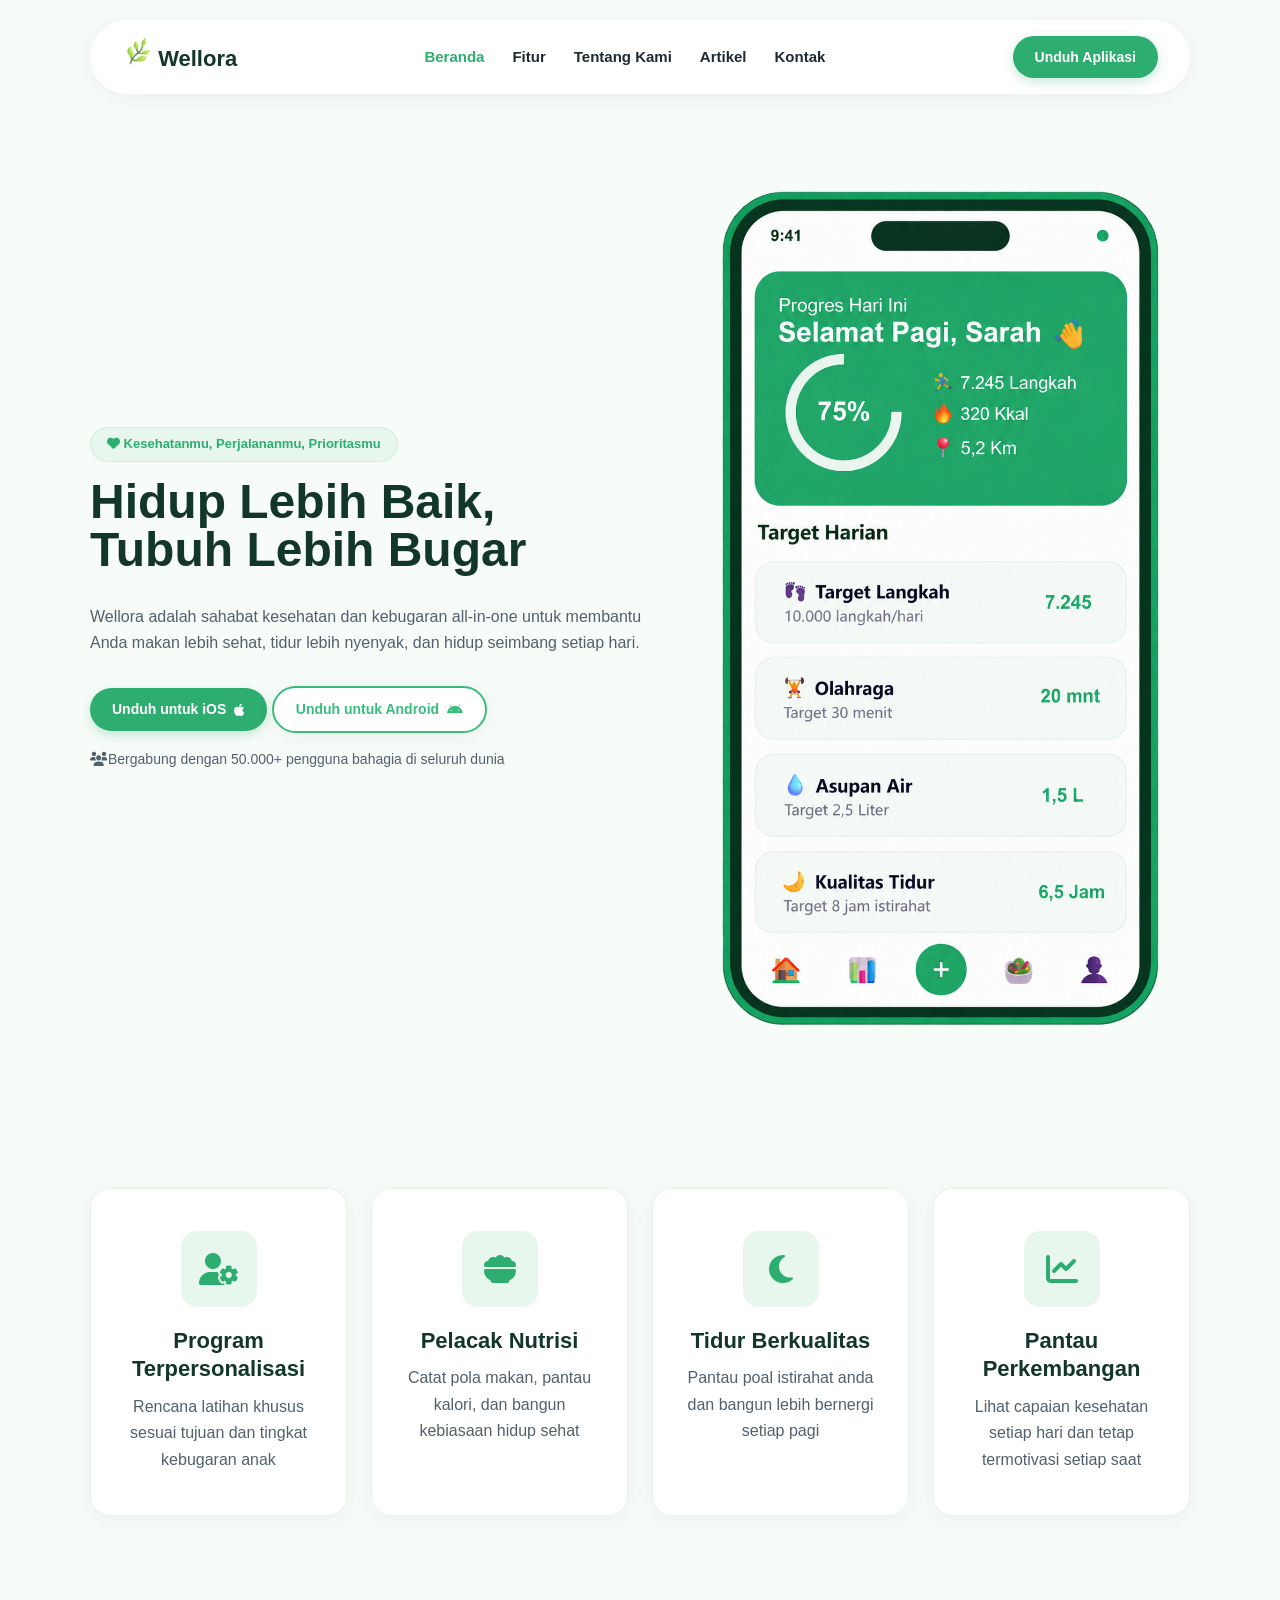
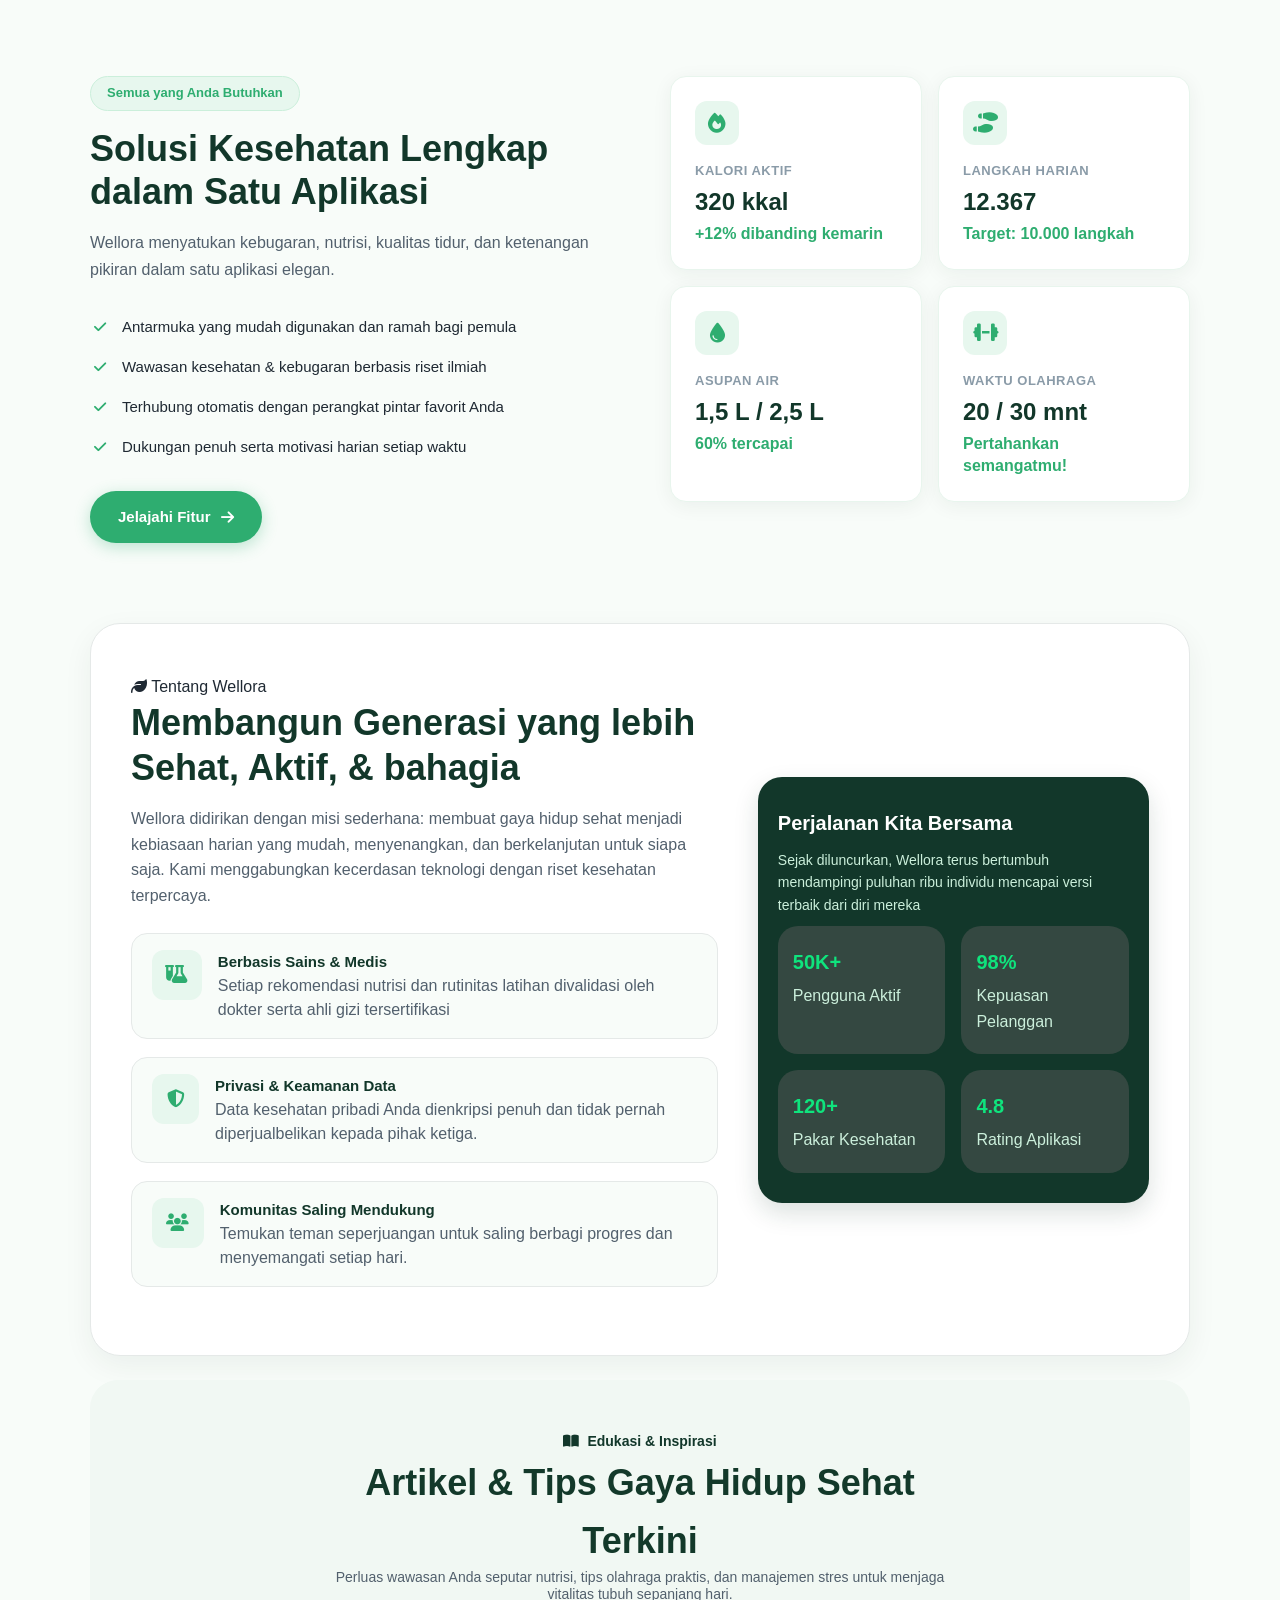
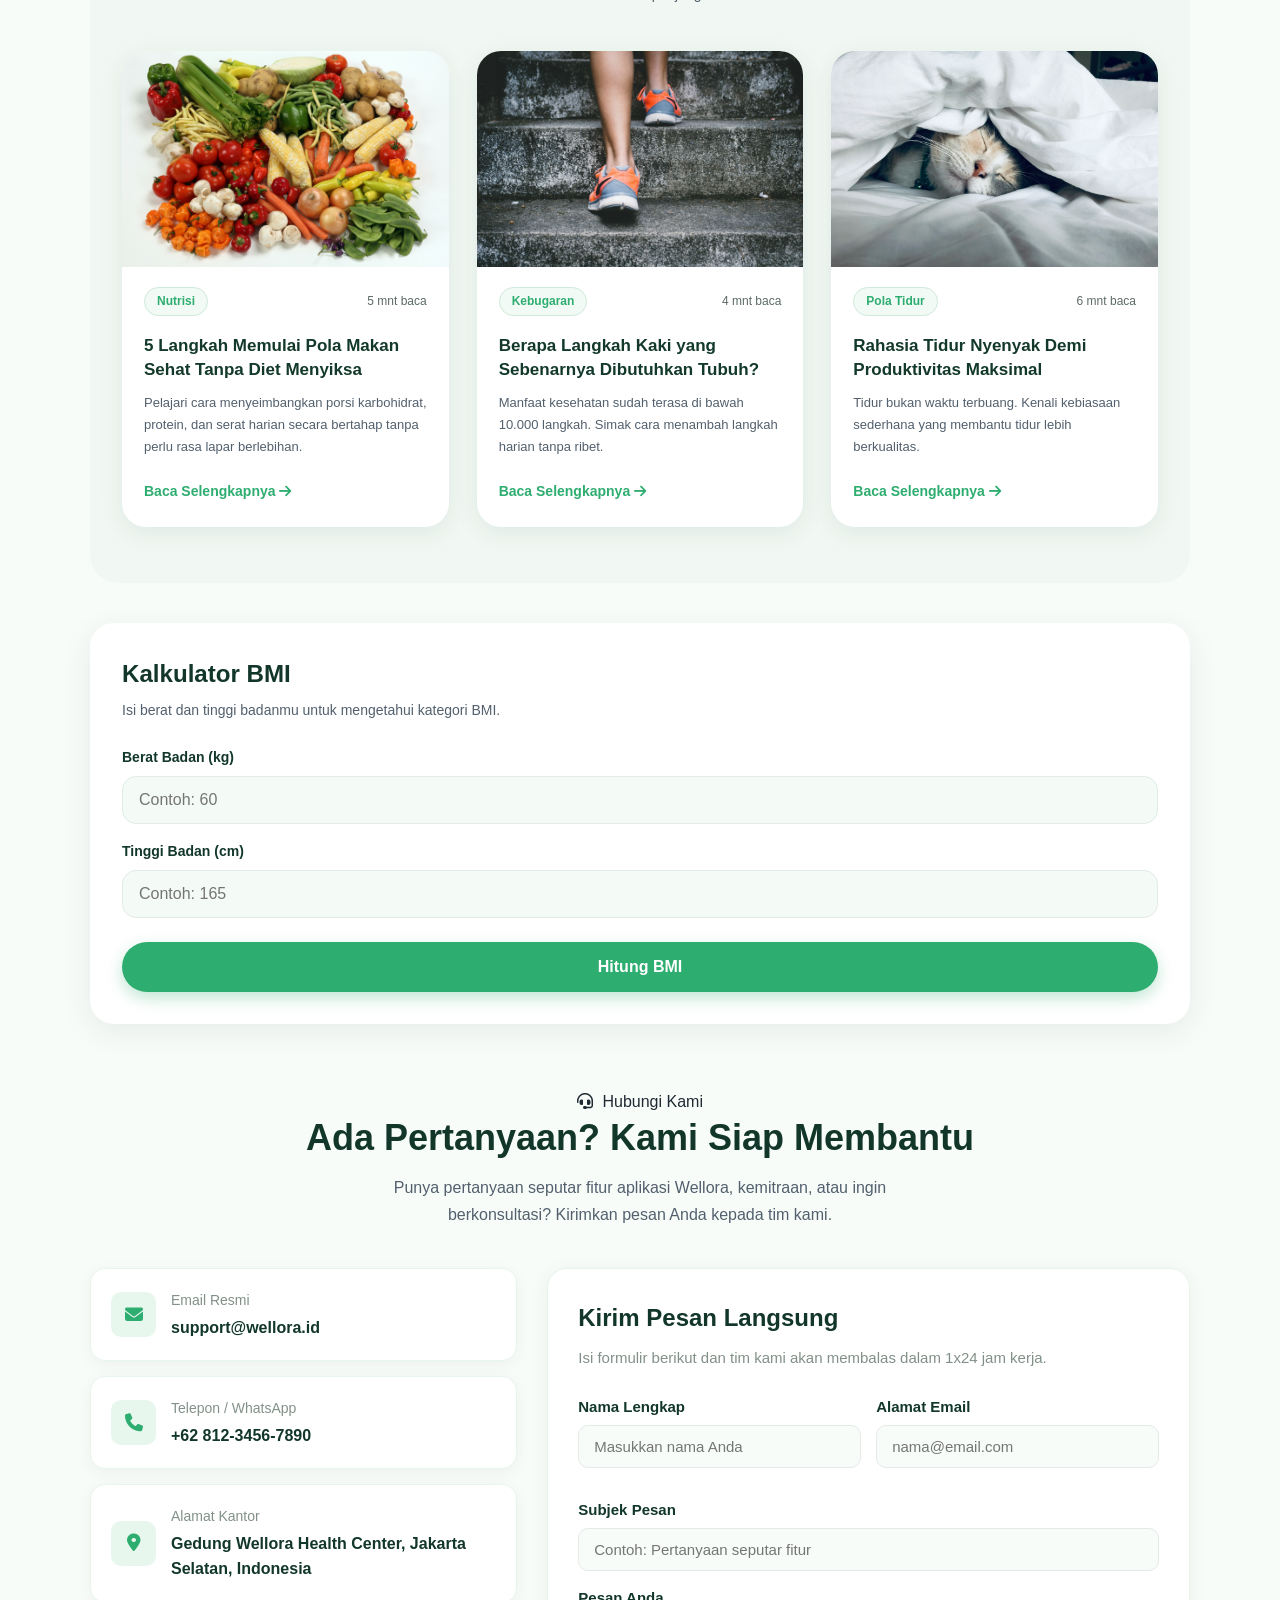
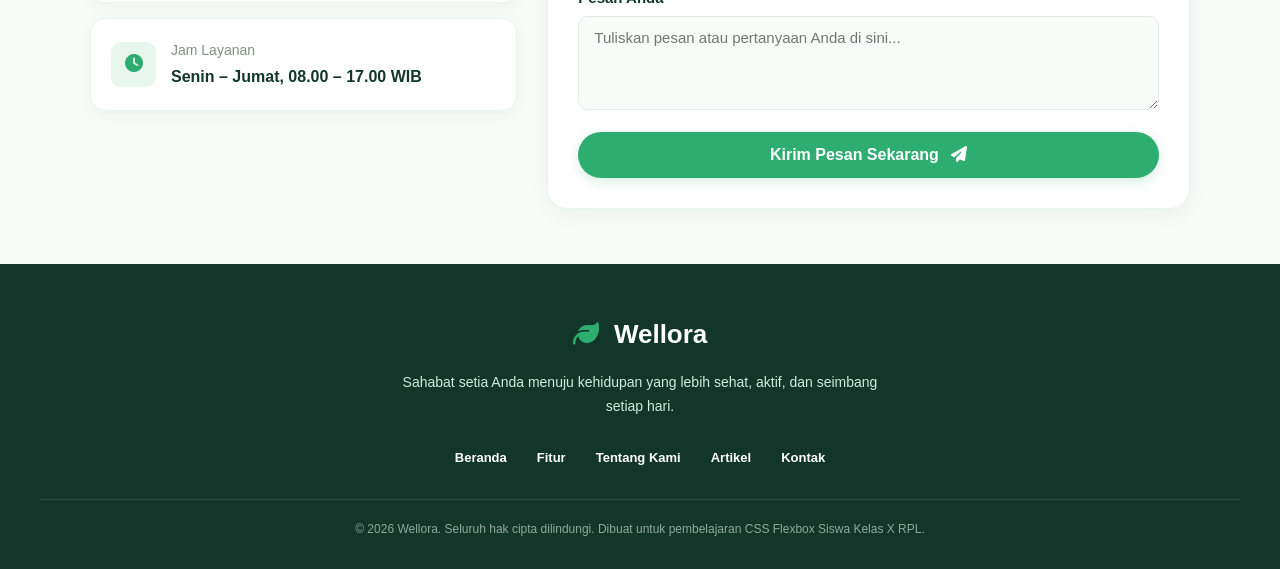
<file: index.html>
<!DOCTYPE html>
<html lang="en">
<head>
    <meta charset="UTF-8">
    <meta name="viewport" content="width=device-width, initial-scale=1.0">
    <title>Wellora</title>
    <script src="script.js" defer></script>
    <link rel="shortcut icon" href="assets/logo wellora.png" type="image/x-icon">
    <link rel="stylesheet" href="style.css">
    <link rel="stylesheet" href="https://cdnjs.cloudflare.com/ajax/libs/font-awesome/6.7.2/css/all.min.css" />
</head>
<body>
    <header>
        <!-- logo -->
        <a href="#" class="nav-logo">
            <span class="nav-logo-icon">
                <img src="assets/logo wellora.png" alt="icon wellora" width="30" height="30">
            </span>
            Wellora
            </a>
        <!-- menu -->
        <nav class="nav-menu">
        <a href="#beranda" class="nav-item active"> Beranda </a>
        <a href="#fitur" class="nav-item"> Fitur </a>
        <a href="#tentang" class="nav-item"> Tentang Kami </a>
        <a href="#artikel" class="nav-item"> Artikel </a>
        <a href="#kontak" class="nav-item"> Kontak </a>
        </nav>

        <!-- tombol -->
         <div class="nav-button">
            <a href="#unduh" class="btn-unduh"> Unduh Aplikasi </a>
         </div>


    </header>

    <hero>
        <section class="hero" id="beranda">
        <div class="text-hero">
            <span class="badge-hero">
                <i class="fa-solid fa-heart"></i>
                Kesehatanmu, Perjalananmu, Prioritasmu</span>
            <h1 class="judul-hero">
                Hidup Lebih Baik,<br> Tubuh Lebih Bugar
            </h1>

            <p class="hero-description">Wellora adalah sahabat kesehatan dan kebugaran all-in-one untuk membantu Anda makan lebih sehat, tidur
                lebih nyenyak, dan hidup seimbang setiap hari.</p>

            <a href="#unduh-ios" class="button-hero-ios">Unduh untuk iOS <i class="fa-brands fa-apple"></i></a>
            <a href="#unduh-android" class="button-hero-android">Unduh untuk Android <i class="fa-brands fa-android"></i></a>

        <div class="tagline">
            <i class="fa-solid fa-users"></i>Bergabung dengan 50.000+ pengguna bahagia di seluruh dunia
        </div>

        </div>

        <div class="gambar-hero">
            <img src="assets/mobile.png" alt="mobile apps" class="gambar">
        </div>
        </section>
    </hero>
    <!-- card 1 -->
    <section class="features" id="fitur">
      <div class="features-grid">
        <div class="feature-card">
          <div class="feature-icon">
            <i class="fa-solid fa-user-gear"></i>
          </div>
          <h3 class="feature-title">Program Terpersonalisasi</h3>
          <p class="feature-desc">Rencana latihan khusus sesuai tujuan dan tingkat kebugaran anak</p>
        </div>

        <!-- card 2 -->
        <div class="feature-card">
          <div class="feature-icon">
            <i class="fa-solid fa-bowl-food"></i>
          </div>
          <h3 class="feature-title">Pelacak Nutrisi</h3>
          <p class="feature-desc">Catat pola makan, pantau kalori, dan bangun kebiasaan hidup sehat</p>
        </div>

        <!-- Card 3 -->
        <div class="feature-card">
          <div class="feature-icon">
            <i class="fa-solid fa-moon"></i>
          </div>
          <h3 class="feature-title">Tidur Berkualitas</h3>
          <p class="feature-desc">Pantau poal istirahat anda dan bangun lebih bernergi setiap pagi</p>
        </div>

        <!-- Card 4 -->
        <div class="feature-card">
          <div class="feature-icon">
            <i class="fa-solid fa-chart-line"></i>
          </div>
          <h3 class="feature-title">Pantau Perkembangan</h3>
          <p class="feature-desc">Lihat capaian kesehatan setiap hari dan tetap termotivasi setiap saat</p>
        </div>
      </div>
    </section>
      <section class="solution">
        <div class="solution-container">
        <!-- Left Column -->
        <div class="solution-left">
          <span class="solution-badge">Semua yang Anda Butuhkan</span>
          <h2 class="solution-title">Solusi Kesehatan Lengkap dalam Satu Aplikasi</h2>
          <p class="solution-desc">Wellora menyatukan kebugaran, nutrisi, kualitas tidur, dan ketenangan pikiran dalam satu aplikasi elegan.</p>

          <ul class="solution-benefits">
            <li>
              <i class="fa-solid fa-check"></i>
              <span>Antarmuka yang mudah digunakan dan ramah bagi pemula</span>
            </li>
            <li>
              <i class="fa-solid fa-check"></i>
              <span>Wawasan kesehatan & kebugaran berbasis riset ilmiah</span>
            </li>
            <li>
              <i class="fa-solid fa-check"></i>
              <span>Terhubung otomatis dengan perangkat pintar favorit Anda</span>
            </li>
            <li>
              <i class="fa-solid fa-check"></i>
              <span>Dukungan penuh serta motivasi harian setiap waktu</span>
            </li>
          </ul>

          <a href="#jelajahi-fitur" class="solution-btn">
            Jelajahi Fitur
            <i class="fa-solid fa-arrow-right"></i>
          </a>
        </div>

        <!-- Right Column -->
        <div class="solution-right">
          <div class="stats-grid">
            <div class="stat-card">
              <div class="stat-icon">
                <i class="fa-solid fa-fire"></i>
              </div>
              <p class="stat-label">Kalori Aktif</p>
              <p class="stat-value">320 kkal</p>
              <p class="stat-desc">+12% dibanding kemarin</p>
            </div>
            <div class="stat-card">
              <div class="stat-icon">
                <i class="fa-solid fa-shoe-prints"></i>
              </div>
              <p class="stat-label">Langkah Harian</p>
              <p class="stat-value">12.367</p>
              <p class="stat-desc">Target: 10.000 langkah</p>
            </div>
            <div class="stat-card">
              <div class="stat-icon">
                <i class="fa-solid fa-droplet"></i>
              </div>
              <p class="stat-label">Asupan Air</p>
              <p class="stat-value">1,5 L / 2,5 L</p>
              <p class="stat-desc">60% tercapai</p>
            </div>
            <div class="stat-card">
              <div class="stat-icon">
                <i class="fa-solid fa-dumbbell"></i>
              </div>
              <p class="stat-label">Waktu Olahraga</p>
              <p class="stat-value">20 / 30 mnt</p>
              <p class="stat-desc">Pertahankan semangatmu!</p>
            </div>
          </div>
        </div>
      </div>
      </section>
      
    <section class="about" id="tentang">
      <div class="about-kiri">
        <span class="about-badge">
          <i class="fa-solid fa-leaf"></i> Tentang Wellora
        </span>
        <h2 class="about-title"> Membangun Generasi yang lebih Sehat, Aktif, & bahagia
        </h2>
        <p class="about-desc">
          Wellora didirikan dengan misi sederhana: membuat gaya hidup sehat menjadi kebiasaan harian yang mudah, menyenangkan, dan berkelanjutan untuk siapa saja. Kami menggabungkan kecerdasan teknologi dengan riset kesehatan terpercaya.
        </p>
        <div class="about-value">
          <!-- value 1 -->
        <div class="value-item">
          <div class="value-icon">
            <i class="fa-solid fa-flask-vial"></i>
          </div>
          <div class="value-text">
              <div class="value-title">Berbasis Sains & Medis</div>
              <div class="value-desc">Setiap rekomendasi nutrisi dan rutinitas latihan divalidasi oleh dokter serta ahli gizi tersertifikasi</div>
          </div>
        </div>

                  <!-- value 2 -->
        <div class="value-item">
          <div class="value-icon">
            <i class="fa-solid fa-shield-halved"></i>
          </div>
          <div class="value-text">
            <div class="value-title">Privasi & Keamanan Data</div>
            <div class="value-desc">Data kesehatan pribadi Anda dienkripsi penuh dan tidak pernah diperjualbelikan kepada pihak ketiga.</div> 
          </div>
        </div>

                  <!-- value 3 -->
        <div class="value-item">
          <div class="value-icon">
            <i class="fa-solid fa-users"></i>
          </div>
          <div class="value-text">
          <div class="value-title">Komunitas Saling Mendukung</div>
          <div class="value-desc">Temukan teman seperjuangan untuk saling berbagi progres dan menyemangati setiap hari.</div>
          </div>
          </div>
        </div>
      </div>

      <div class="about-kanan">
        <div class="box-about-kanan">
          <h2 class="title-about-kanan"> Perjalanan Kita Bersama </h2>
          <p class="about-kanan-desc">Sejak diluncurkan, Wellora terus bertumbuh mendampingi 
            puluhan ribu individu mencapai versi 
            terbaik dari diri mereka</p>
            <div class="card-about-kanan">
              <div class="card-item">
                <div class="card-title">50K+</div>
                <div class="card-desc">Pengguna Aktif</div>
              </div>
              <div class="card-item">
                <div class="card-title">98%</div>
                <div class="card-desc">Kepuasan Pelanggan</div>
              </div>
              <div class="card-item">
                <div class="card-title">120+</div>
                <div class="card-desc">Pakar Kesehatan</div>
              </div>
              <div class="card-item">
                <div class="card-title">4.8</div>
                <div class="card-desc">Rating Aplikasi</div>
              </div>
            </div>
        </div>
      </div>
    </section>

<section class="section-artikel" id="artikel">

  <div class="head">
    <span class="eyebrow"><i class="fa-solid fa-book-open"></i> Edukasi & Inspirasi</span>
    <h2><b>Artikel & Tips Gaya Hidup Sehat Terkini</b></h2>
    <p>Perluas wawasan Anda seputar nutrisi, tips olahraga praktis, dan manajemen stres untuk menjaga vitalitas tubuh sepanjang hari.</p>
  </div>

  <div class="grid">

    <!-- KARTU 1 -->
<main class="daftar-kartu" id="daftar-kartu"></main>

<template id="template">
  <a class="card">
    <img class="gambar" src="" alt="">
    <div class="body">
      <div class="meta">
        <span class="chip-kategori"></span>
        <span class="waktu"></span>
      </div>
      <h3 class="judul"></h3>
      <p class="deskripsi"></p>
      <div class="more">Baca Selengkapnya <i class="fa-solid fa-arrow-right"></i></div>
    </div>
  </a>
</template>



  </div>
</section>


    <!-- KALKULATOR BMI (di bawah berita) -->
<section class="bmi">
  <h2>Kalkulator BMI</h2>
  <p class="sub">Isi berat dan tinggi badanmu untuk mengetahui kategori BMI.</p>

  <div class="field">
    <label for="berat">Berat Badan (kg)</label>
    <input type="number" id="berat" placeholder="Contoh: 60">
  </div>

  <div class="field">
    <label for="tinggi">Tinggi Badan (cm)</label>
    <input type="number" id="tinggi" placeholder="Contoh: 165">
  </div>

  <button id="tombol">Hitung BMI</button>
  <p id="hasil"></p>
</section>


<!-- CONTACT SECTION -->
    <section class="contact" id="kontak">
      <div class="contact-header">
        <span class="contact-badge">
          <i class="fa-solid fa-headset"></i> Hubungi Kami
        </span>
        <h2 class="contact-title">Ada Pertanyaan? Kami Siap Membantu</h2>
        <p class="contact-desc">
          Punya pertanyaan seputar fitur aplikasi Wellora, kemitraan, atau ingin berkonsultasi? 
          Kirimkan pesan Anda kepada tim kami.
        </p>
      </div>

      <div class="contact-container">
        <!-- Info Kontak -->
        <div class="contact-info">
          <div class="info-card">
            <div class="info-icon">
              <i class="fa-solid fa-envelope"></i>
            </div>
            <div class="info-text">
              <p class="info-label">Email Resmi</p>
              <p class="info-value">support@wellora.id</p>
            </div>
          </div>

          <div class="info-card">
            <div class="info-icon">
              <i class="fa-solid fa-phone"></i>
            </div>
            <div class="info-text">
              <p class="info-label">Telepon / WhatsApp</p>
              <p class="info-value">+62 812-3456-7890</p>
            </div>
          </div>

          <div class="info-card">
            <div class="info-icon">
              <i class="fa-solid fa-location-dot"></i>
            </div>
            <div class="info-text">
              <p class="info-label">Alamat Kantor</p>
              <p class="info-value">Gedung Wellora Health Center, Jakarta Selatan, Indonesia</p>
            </div>
          </div>

          <div class="info-card">
            <div class="info-icon">
              <i class="fa-solid fa-clock"></i>
            </div>
            <div class="info-text">
              <p class="info-label">Jam Layanan</p>
              <p class="info-value">Senin – Jumat, 08.00 – 17.00 WIB</p>
            </div>
          </div>
        </div>

        <!-- Form Kontak -->
        <div class="contact-form">
          <h3 class="form-title">Kirim Pesan Langsung</h3>
          <p class="form-desc">Isi formulir berikut dan tim kami akan membalas dalam 1x24 jam kerja.</p>

          <form>
            <div class="form-row">
              <div class="form-group">
                <label>Nama Lengkap</label>
                <input type="text" placeholder="Masukkan nama Anda">
              </div>
              <div class="form-group"> 
                <label>Alamat Email</label>
                <input type="email" placeholder="nama@email.com">
              </div>
            </div>

            <div class="form-group">
              <label>Subjek Pesan</label>
              <input type="text" placeholder="Contoh: Pertanyaan seputar fitur">
            </div>

            <div class="form-group">
              <label>Pesan Anda</label>
              <textarea rows="4" placeholder="Tuliskan pesan atau pertanyaan Anda di sini..."></textarea>
            </div>

            <button type="submit" class="btn-kirim">
              Kirim Pesan Sekarang <i class="fa-solid fa-paper-plane"></i>
            </button>
          </form>
        </div>
      </div>
    </section>

<!-- FOOTER -->
    <footer class="footer">
      <div class="footer-logo">
        <i class="fa-solid fa-leaf"></i> Wellora
      </div>
      
      <p class="footer-tagline">
        Sahabat setia Anda menuju kehidupan yang lebih sehat, aktif, dan seimbang setiap hari.
      </p>

      <nav class="footer-nav">
        <a href="#beranda">Beranda</a>
        <a href="#fitur">Fitur</a>
        <a href="#tentang">Tentang Kami</a>
        <a href="#solusi">Artikel</a>
        <a href="#kontak">Kontak</a>
      </nav>

      <div class="footer-bottom">
        <p>© 2026 Wellora. Seluruh hak cipta dilindungi. Dibuat untuk pembelajaran CSS Flexbox Siswa Kelas X RPL.</p>
      </div>
    </footer>

    <button id="BackToTop" class="btn-back-to-top" onclick="keAtasHalaman( )" >
      <i class="fa-solid fa-arrow-up"></i>
    </button>

    <script>
      // setiap kali user melakukan scroll, jalankan fungsi
      // didalamnya, fungsi ini akan di panggil berulang
      // selama pengguna melalukan scroll
  window.addEventListener(`scroll`,function() {
// getElementById : mengambil elemen html yang memiliki id BackToTop
    const btnTop = document.getElementById(`BackToTop`);

    if(window.scrollY > 300){
      btnTop.style.display = `block`;
    } else {
      btnTop.style.display = `none`;
    }

  });

  function keAtasHalaman(){
    window.scrollTo({
      top : 0, behavior: `smooth`
      // bergulir halus ke bagian atas
    })
  }
    </script>
    
</body>
</html>
</file>
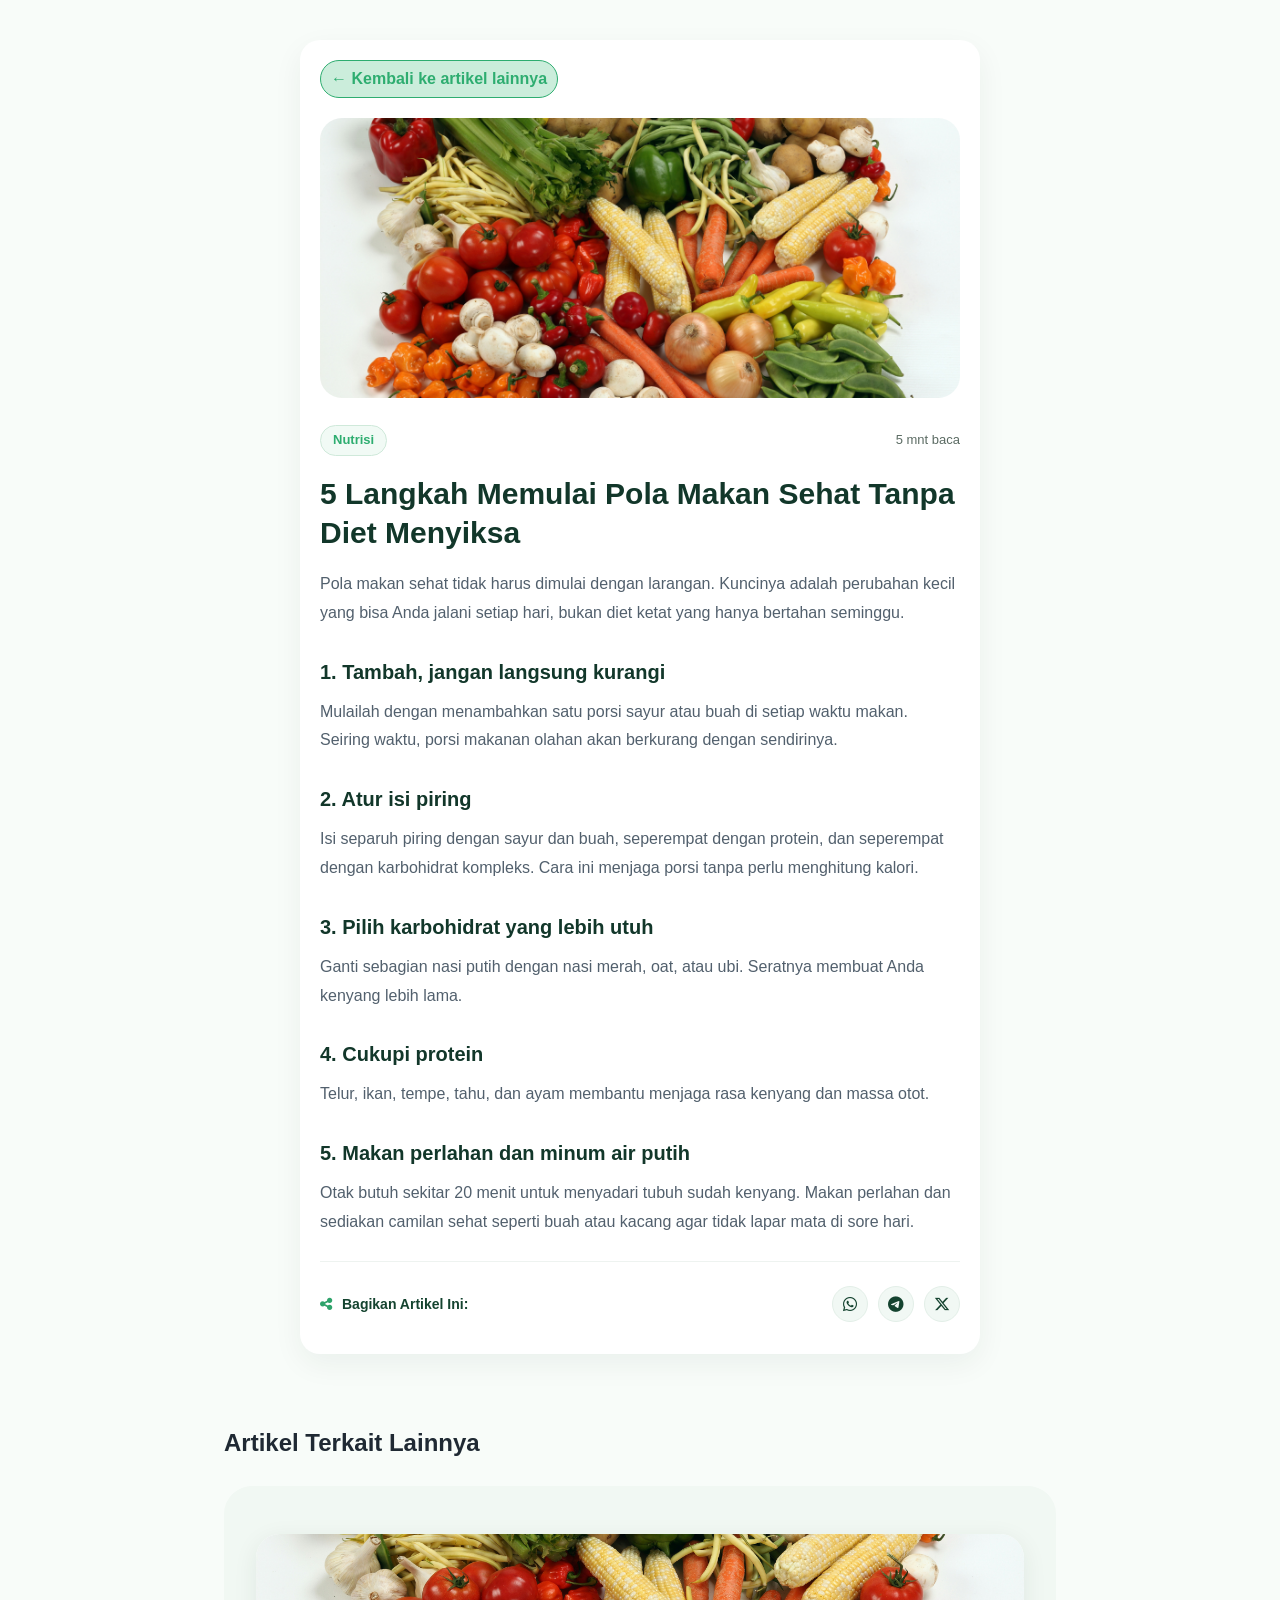
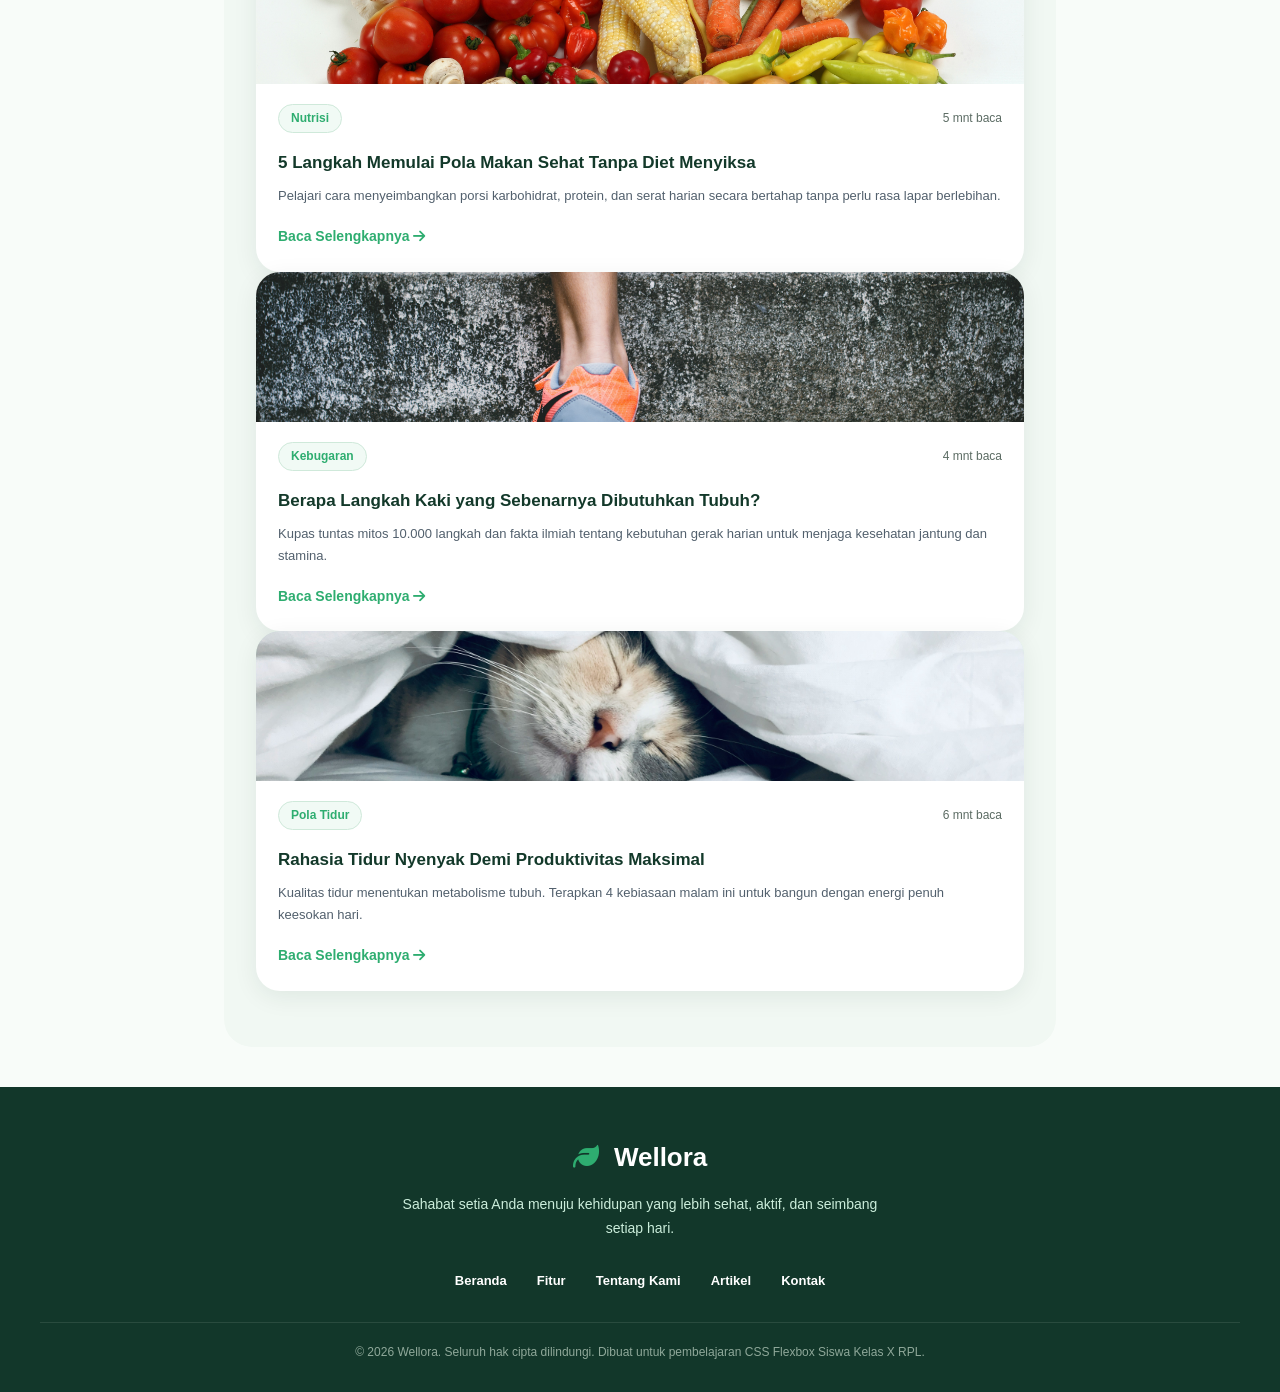
<file: artikel-1.html>
<!DOCTYPE html>
<html lang="id">
<head>
  <meta charset="UTF-8">
  <meta name="viewport" content="width=device-width, initial-scale=1">
  <title>5 Langkah Memulai Pola Makan Sehat Tanpa Diet Menyiksa</title>
  <link rel="stylesheet" href="style.css">
  <link rel="shortcut icon" href="assets/logo wellora.png" type="image/x-icon">
  <link rel="stylesheet" href="https://cdnjs.cloudflare.com/ajax/libs/font-awesome/6.7.2/css/all.min.css" />
</head>
</head>
<body>

  <main class="halaman-artikel" id="article-0">
    <a class="kembali" href="index.html#artikel">← Kembali ke artikel lainnya</a>

    <img src="assets/sayur.jpg" alt="Aneka sayuran segar">

    <div class="meta">
      <span class="chip">Nutrisi</span>
      <span>5 mnt baca</span>
    </div>

    <h1><b>5 Langkah Memulai Pola Makan Sehat Tanpa Diet Menyiksa</b></h1>

    <p>Pola makan sehat tidak harus dimulai dengan larangan. Kuncinya adalah perubahan kecil yang bisa Anda jalani setiap hari, bukan diet ketat yang hanya bertahan seminggu.</p>

    <h2><b>1. Tambah, jangan langsung kurangi</b></h2>
    <p>Mulailah dengan menambahkan satu porsi sayur atau buah di setiap waktu makan. Seiring waktu, porsi makanan olahan akan berkurang dengan sendirinya.</p>

    <h2><b>2. Atur isi piring</b></h2>
    <p>Isi separuh piring dengan sayur dan buah, seperempat dengan protein, dan seperempat dengan karbohidrat kompleks. Cara ini menjaga porsi tanpa perlu menghitung kalori.</p>

    <h2><b>3. Pilih karbohidrat yang lebih utuh</b></h2>
    <p>Ganti sebagian nasi putih dengan nasi merah, oat, atau ubi. Seratnya membuat Anda kenyang lebih lama.</p>

    <h2><b>4. Cukupi protein</b></h2>
    <p>Telur, ikan, tempe, tahu, dan ayam membantu menjaga rasa kenyang dan massa otot.</p>

    <h2><b>5. Makan perlahan dan minum air putih</b></h2>
    <p>Otak butuh sekitar 20 menit untuk menyadari tubuh sudah kenyang. Makan perlahan dan sediakan camilan sehat seperti buah atau kacang agar tidak lapar mata di sore hari.</p>

<div class="share-bar">
  <div class="share-label">
    <i class="fa-solid fa-share-nodes"></i>
    <span>Bagikan Artikel Ini:</span>
  </div>
  <div class="share-buttons">
    <a href="#" class="share-btn"><i class="fa-brands fa-whatsapp"></i></a>
    <a href="#" class="share-btn"><i class="fa-brands fa-telegram"></i></a>
    <a href="#" class="share-btn"><i class="fa-brands fa-x-twitter"></i></a>
  </div>
</div>

  </main>

  <section class="related">
  <h2><b>Artikel Terkait Lainnya</b></h2>
  


<section class="section-artikel" id="artikel">
  <div class="grid">


    <!-- KARTU 1 -->
    <article class="card">
      <img src="assets/sayur.jpg" alt="Aneka sayuran segar">
      <div class="body">
        <div class="meta">
          <span class="chip">Nutrisi</span>
          <span>5 mnt baca</span>
        </div>
        <h3>5 Langkah Memulai Pola Makan Sehat Tanpa Diet Menyiksa</h3>
        <p>Pelajari cara menyeimbangkan porsi karbohidrat, protein, dan serat harian secara bertahap tanpa perlu rasa lapar berlebihan.</p>
        <a class="more" href="artikel-1.html?id=0">Baca Selengkapnya <i class="fa-solid fa-arrow-right"></i></a>
      </div>
    </article>

    <!-- KARTU 2 -->
    <article class="card">
      <img src="assets/tangga.jpg" alt="Kaki berlari menaiki tangga">
      <div class="body">
        <div class="meta">
          <span class="chip">Kebugaran</span>
          <span>4 mnt baca</span>
        </div>
        <h3>Berapa Langkah Kaki yang Sebenarnya Dibutuhkan Tubuh?</h3>
        <p>Kupas tuntas mitos 10.000 langkah dan fakta ilmiah tentang kebutuhan gerak harian untuk menjaga kesehatan jantung dan stamina.</p>
        <a class="more" href="artikel-2.html?id=1">Baca Selengkapnya <i class="fa-solid fa-arrow-right"></i></a>
      </div>
    </article>

    <!-- KARTU 3 -->
    <article class="card">
      <img src="assets/tidur.jpg" alt="Kucing tidur di bawah selimut">
      <div class="body">
        <div class="meta">
          <span class="chip">Pola Tidur</span>
          <span>6 mnt baca</span>
        </div>
        <h3>Rahasia Tidur Nyenyak Demi Produktivitas Maksimal</h3>
        <p>Kualitas tidur menentukan metabolisme tubuh. Terapkan 4 kebiasaan malam ini untuk bangun dengan energi penuh keesokan hari.</p>
        <a class="more" href="artikel-3.html?id=2">Baca Selengkapnya <i class="fa-solid fa-arrow-right"></i></a>
      </div>
    </article>

  </div>
</section>
</section>
  
  <!-- FOOTER -->
    <footer class="footer">
      <div class="footer-logo">
        <i class="fa-solid fa-leaf"></i> Wellora
      </div>
      
      <p class="footer-tagline">
        Sahabat setia Anda menuju kehidupan yang lebih sehat, aktif, dan seimbang setiap hari.
      </p>

      <nav class="footer-nav">
        <a href="index.html#beranda">Beranda</a>
        <a href="index.html#fitur">Fitur</a>
        <a href="index.html#tentang">Tentang Kami</a>
        <a href="index.html#artikel">Artikel</a>
        <a href="index.html#kontak">Kontak</a>
      </nav>

      <div class="footer-bottom">
        <p>© 2026 Wellora. Seluruh hak cipta dilindungi. Dibuat untuk pembelajaran CSS Flexbox Siswa Kelas X RPL.</p>
      </div>
    </footer>
    
</body>
</html>
</file>
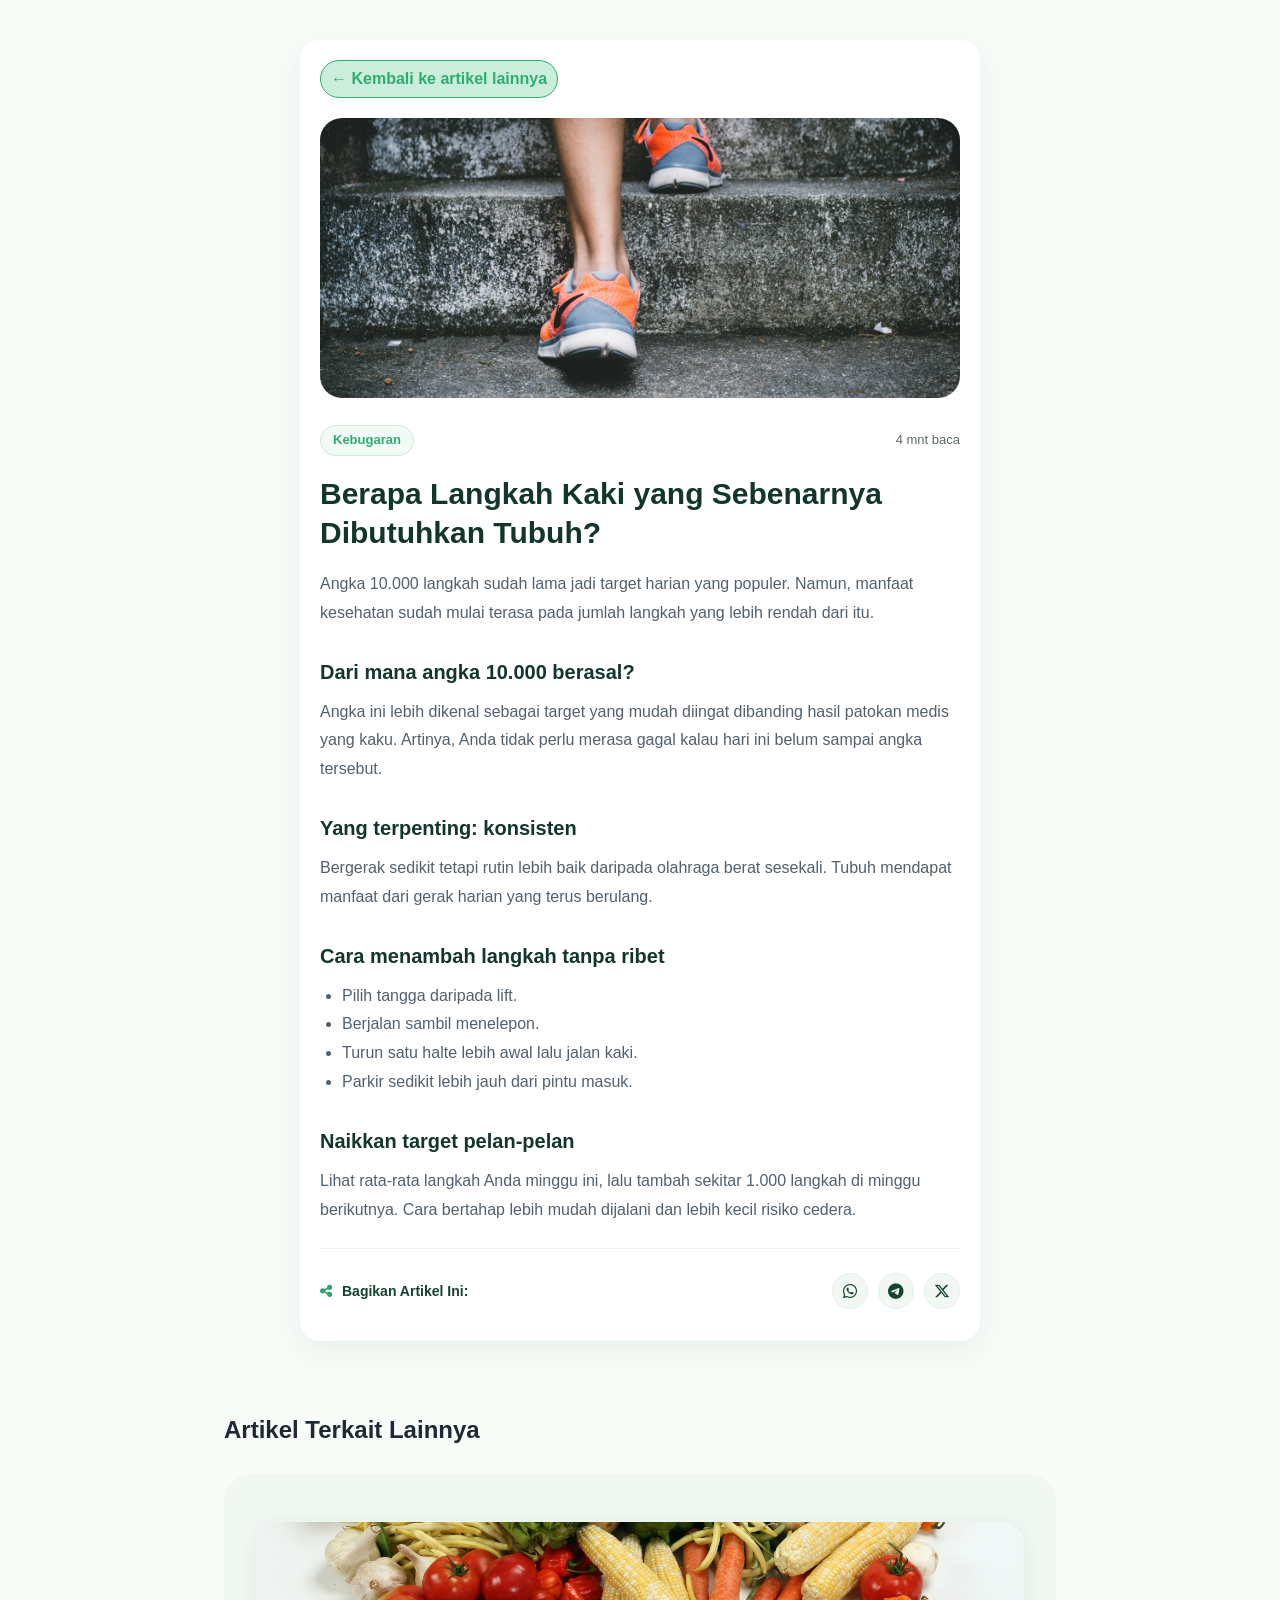
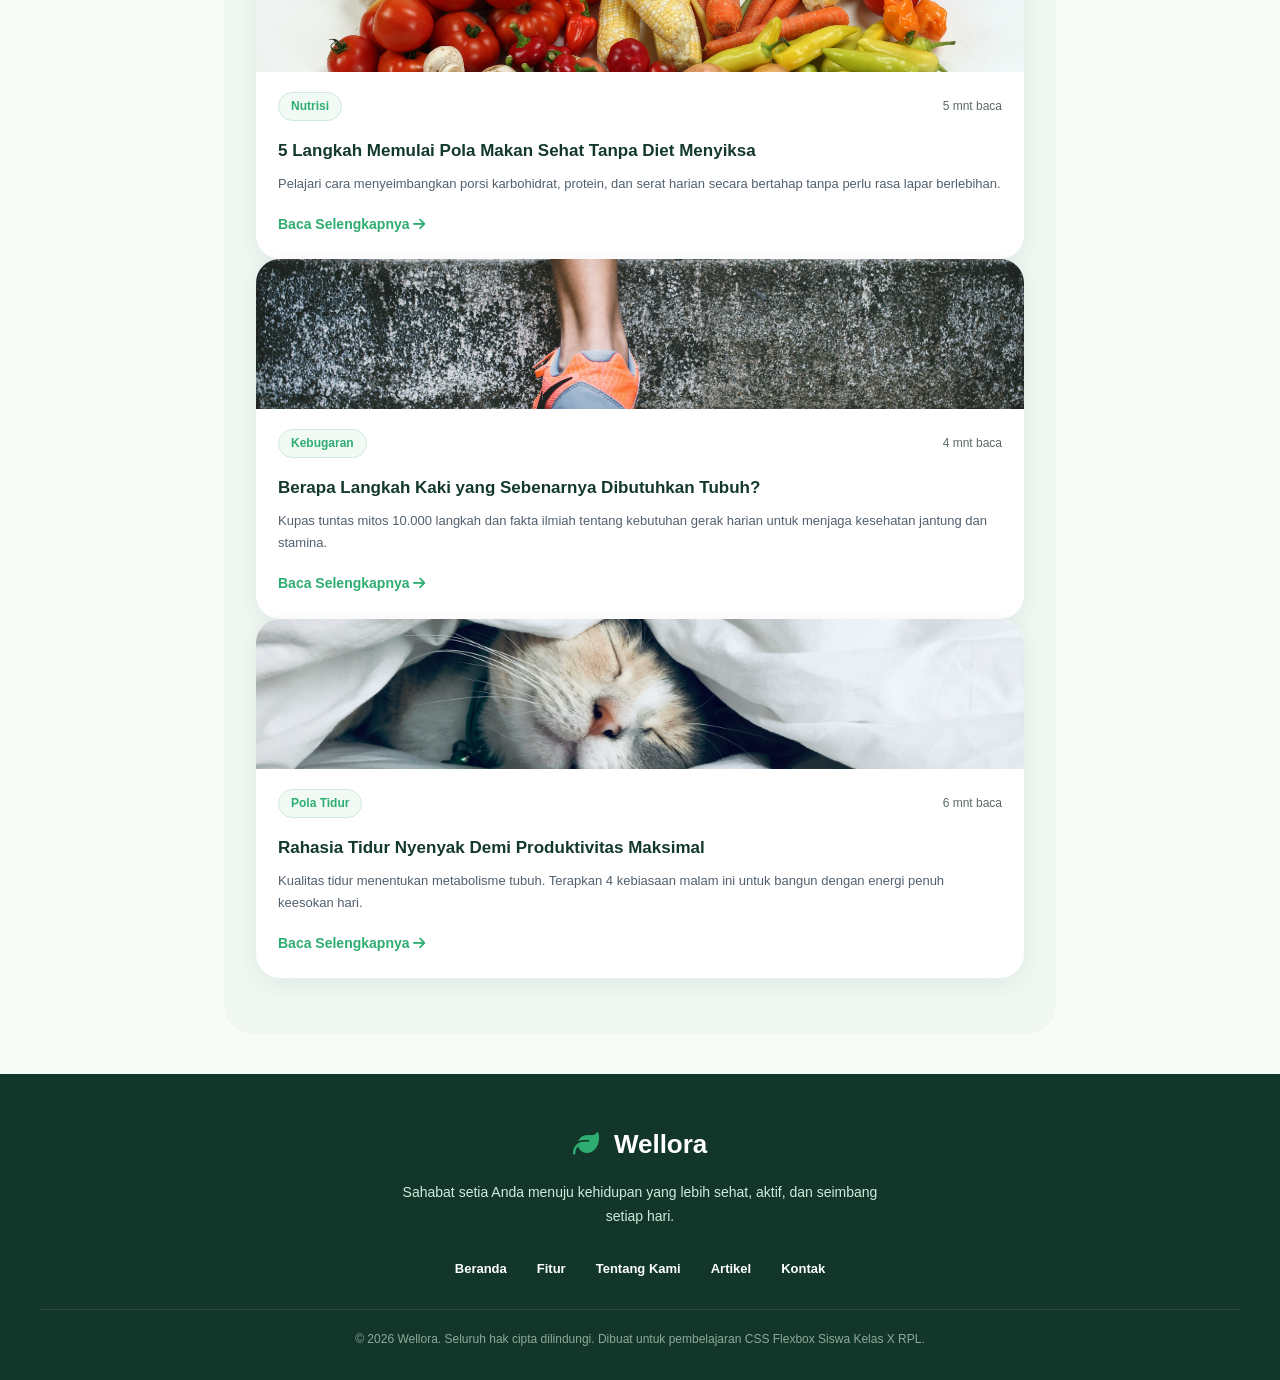
<file: artikel-2.html>
<!DOCTYPE html>
<html lang="id">
<head>
  <meta charset="UTF-8">
  <meta name="viewport" content="width=device-width, initial-scale=1">
  <title>Berapa Langkah Kaki yang Sebenarnya Dibutuhkan Tubuh?</title>
  <link rel="stylesheet" href="style.css">
  <link rel="shortcut icon" href="assets/logo wellora.png" type="image/x-icon">
  <link rel="stylesheet" href="https://cdnjs.cloudflare.com/ajax/libs/font-awesome/6.7.2/css/all.min.css" />
</head>
<body>

  <main class="halaman-artikel" id="article-1">
    <a class="kembali" href="index.html#artikel">← Kembali ke artikel lainnya</a>

    <img src="assets/tangga.jpg" alt="Kaki berlari menaiki tangga">

    <div class="meta">
      <span class="chip">Kebugaran</span>
      <span>4 mnt baca</span>
    </div>

    <h1>Berapa Langkah Kaki yang Sebenarnya Dibutuhkan Tubuh?</h1>

    <p>Angka 10.000 langkah sudah lama jadi target harian yang populer. Namun, manfaat kesehatan sudah mulai terasa pada jumlah langkah yang lebih rendah dari itu.</p>

    <h2>Dari mana angka 10.000 berasal?</h2>
    <p>Angka ini lebih dikenal sebagai target yang mudah diingat dibanding hasil patokan medis yang kaku. Artinya, Anda tidak perlu merasa gagal kalau hari ini belum sampai angka tersebut.</p>

    <h2>Yang terpenting: konsisten</h2>
    <p>Bergerak sedikit tetapi rutin lebih baik daripada olahraga berat sesekali. Tubuh mendapat manfaat dari gerak harian yang terus berulang.</p>

    <h2>Cara menambah langkah tanpa ribet</h2>
    <ul>
      <li>Pilih tangga daripada lift.</li>
      <li>Berjalan sambil menelepon.</li>
      <li>Turun satu halte lebih awal lalu jalan kaki.</li>
      <li>Parkir sedikit lebih jauh dari pintu masuk.</li>
    </ul>

    <h2>Naikkan target pelan-pelan</h2>
    <p>Lihat rata-rata langkah Anda minggu ini, lalu tambah sekitar 1.000 langkah di minggu berikutnya. Cara bertahap lebih mudah dijalani dan lebih kecil risiko cedera.</p>

<div class="share-bar">
  <div class="share-label">
    <i class="fa-solid fa-share-nodes"></i>
    <span>Bagikan Artikel Ini:</span>
  </div>
  <div class="share-buttons">
    <a href="#" class="share-btn"><i class="fa-brands fa-whatsapp"></i></a>
    <a href="#" class="share-btn"><i class="fa-brands fa-telegram"></i></a>
    <a href="#" class="share-btn"><i class="fa-brands fa-x-twitter"></i></a>
  </div>
</div>


  </main>

    <section class="related">
  <h2><b>Artikel Terkait Lainnya</b></h2>
  


<section class="section-artikel" id="artikel">
  <div class="grid">


    <!-- KARTU 1 -->
    <article class="card">
      <img src="assets/sayur.jpg" alt="Aneka sayuran segar">
      <div class="body">
        <div class="meta">
          <span class="chip">Nutrisi</span>
          <span>5 mnt baca</span>
        </div>
        <h3>5 Langkah Memulai Pola Makan Sehat Tanpa Diet Menyiksa</h3>
        <p>Pelajari cara menyeimbangkan porsi karbohidrat, protein, dan serat harian secara bertahap tanpa perlu rasa lapar berlebihan.</p>
        <a class="more" href="artikel-1.html?id=0">Baca Selengkapnya <i class="fa-solid fa-arrow-right"></i></a>
      </div>
    </article>

    <!-- KARTU 2 -->
    <article class="card">
      <img src="assets/tangga.jpg" alt="Kaki berlari menaiki tangga">
      <div class="body">
        <div class="meta">
          <span class="chip">Kebugaran</span>
          <span>4 mnt baca</span>
        </div>
        <h3>Berapa Langkah Kaki yang Sebenarnya Dibutuhkan Tubuh?</h3>
        <p>Kupas tuntas mitos 10.000 langkah dan fakta ilmiah tentang kebutuhan gerak harian untuk menjaga kesehatan jantung dan stamina.</p>
        <a class="more" href="artikel-2.html?id=1">Baca Selengkapnya <i class="fa-solid fa-arrow-right"></i></a>
      </div>
    </article>

    <!-- KARTU 3 -->
    <article class="card">
      <img src="assets/tidur.jpg" alt="Kucing tidur di bawah selimut">
      <div class="body">
        <div class="meta">
          <span class="chip">Pola Tidur</span>
          <span>6 mnt baca</span>
        </div>
        <h3>Rahasia Tidur Nyenyak Demi Produktivitas Maksimal</h3>
        <p>Kualitas tidur menentukan metabolisme tubuh. Terapkan 4 kebiasaan malam ini untuk bangun dengan energi penuh keesokan hari.</p>
        <a class="more" href="artikel-3.html?id=3">Baca Selengkapnya <i class="fa-solid fa-arrow-right"></i></a>
      </div>
    </article>

  </div>
</section>
</section>

  <!-- FOOTER -->
    <footer class="footer">
      <div class="footer-logo">
        <i class="fa-solid fa-leaf"></i> Wellora
      </div>
      
      <p class="footer-tagline">
        Sahabat setia Anda menuju kehidupan yang lebih sehat, aktif, dan seimbang setiap hari.
      </p>

      <nav class="footer-nav">
        <a href="index.html#beranda">Beranda</a>
        <a href="index.html#fitur">Fitur</a>
        <a href="index.html#tentang">Tentang Kami</a>
        <a href="index.html#artikel">Artikel</a>
        <a href="index.html#kontak">Kontak</a>
      </nav>

      <div class="footer-bottom">
        <p>© 2026 Wellora. Seluruh hak cipta dilindungi. Dibuat untuk pembelajaran CSS Flexbox Siswa Kelas X RPL.</p>
      </div>
    </footer>

</body>
</html>
</file>
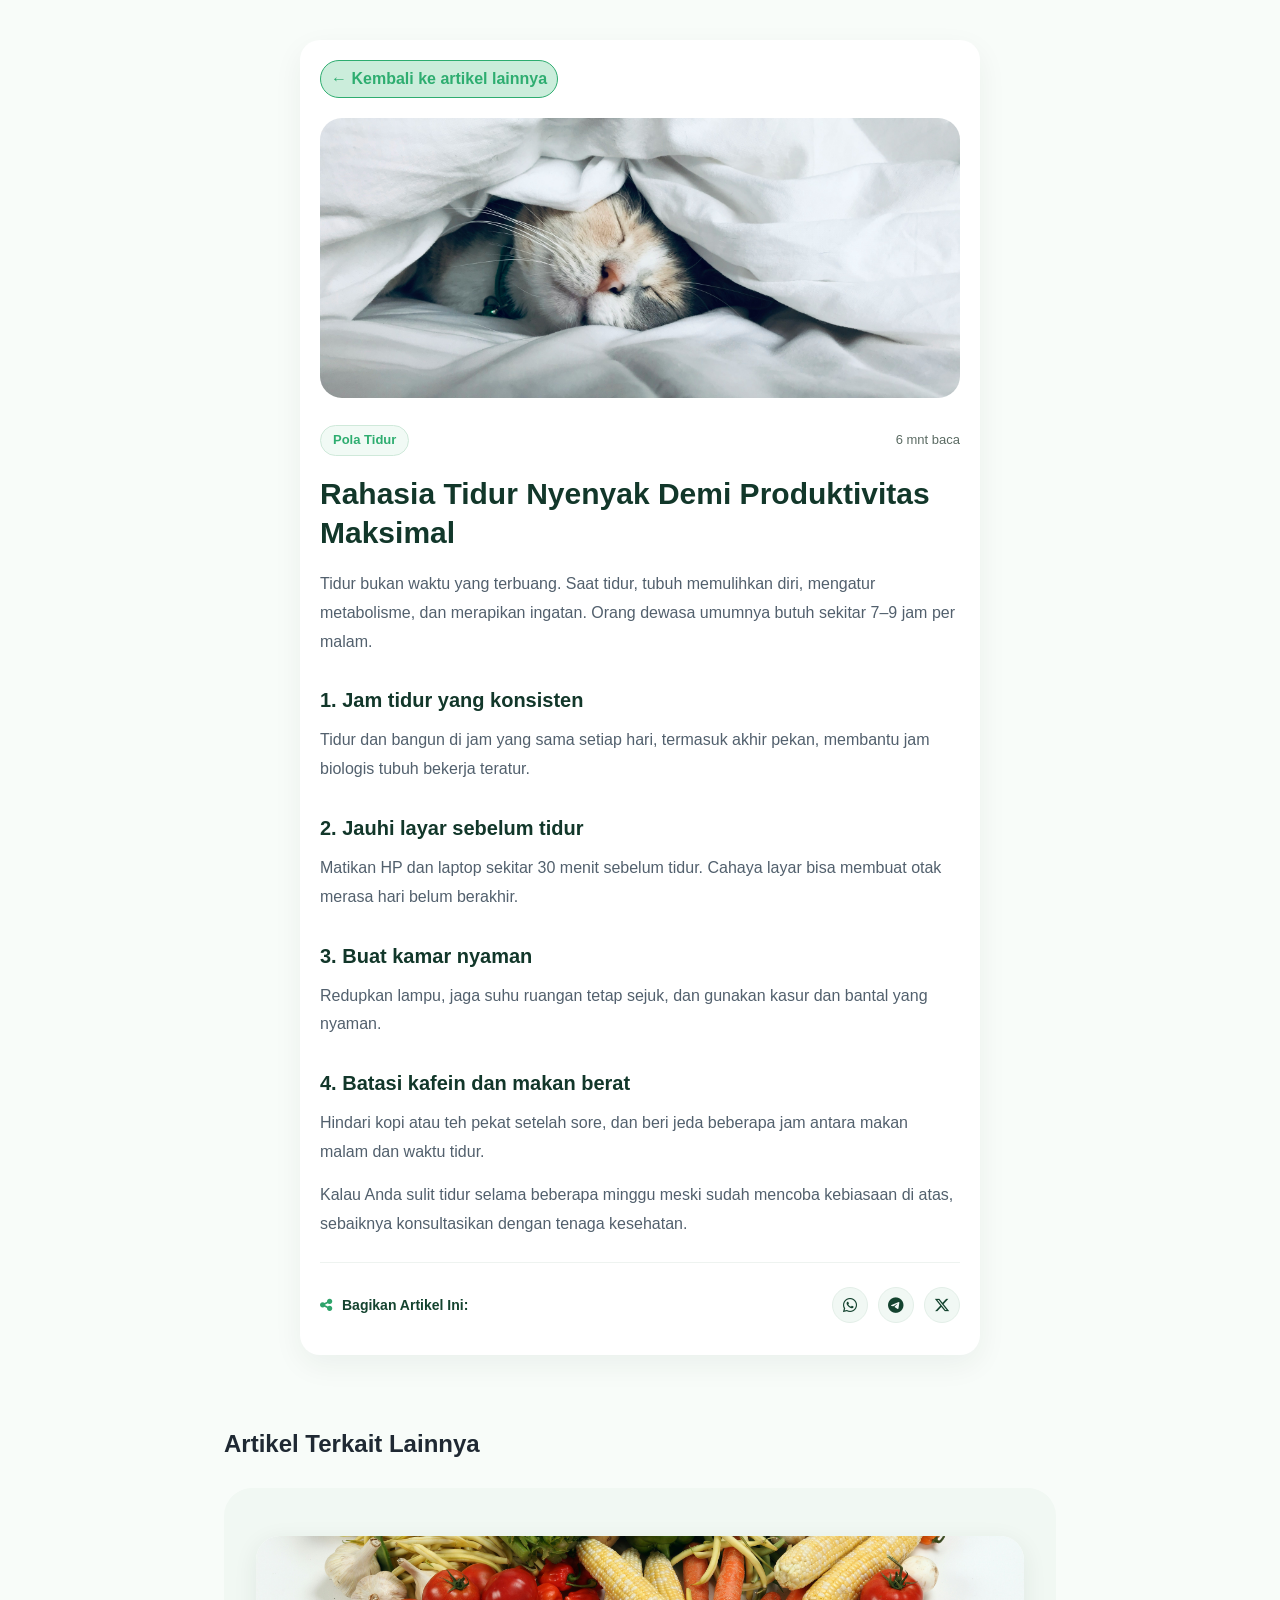
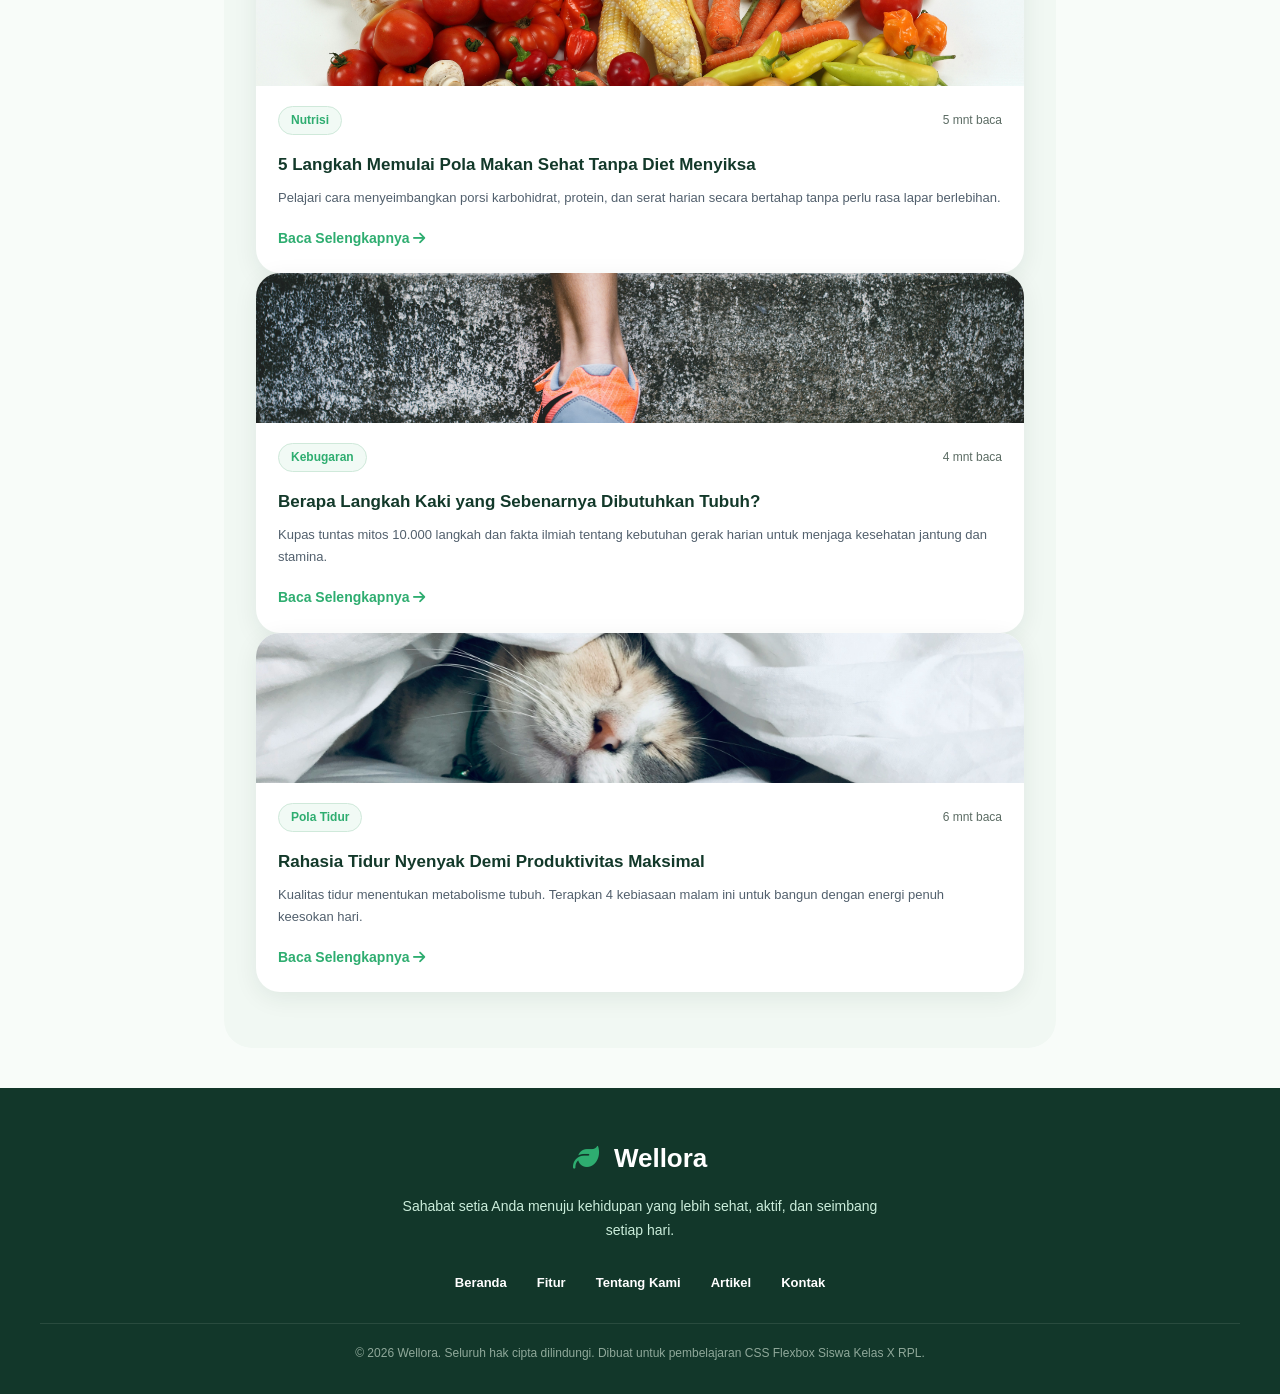
<file: artikel-3.html>
<!DOCTYPE html>
<html lang="id">
<head>
  <meta charset="UTF-8">
  <meta name="viewport" content="width=device-width, initial-scale=1">
  <title>Rahasia Tidur Nyenyak Demi Produktivitas Maksimal</title>
  <link rel="stylesheet" href="style.css">
  <link rel="shortcut icon" href="assets/logo wellora.png" type="image/x-icon">
  <link rel="stylesheet" href="https://cdnjs.cloudflare.com/ajax/libs/font-awesome/6.7.2/css/all.min.css" />
</head>
<body>

  <main class="halaman-artikel" id="article-0">
    <a class="kembali" href="index.html#artikel">← Kembali ke artikel lainnya</a>

    <img src="assets/tidur.jpg" alt="Kucing tidur di bawah selimut">

    <div class="meta">
      <span class="chip">Pola Tidur</span>
      <span>6 mnt baca</span>
    </div>

    <h1>Rahasia Tidur Nyenyak Demi Produktivitas Maksimal</h1>

    <p>Tidur bukan waktu yang terbuang. Saat tidur, tubuh memulihkan diri, mengatur metabolisme, dan merapikan ingatan. Orang dewasa umumnya butuh sekitar 7–9 jam per malam.</p>

    <h2>1. Jam tidur yang konsisten</h2>
    <p>Tidur dan bangun di jam yang sama setiap hari, termasuk akhir pekan, membantu jam biologis tubuh bekerja teratur.</p>

    <h2>2. Jauhi layar sebelum tidur</h2>
    <p>Matikan HP dan laptop sekitar 30 menit sebelum tidur. Cahaya layar bisa membuat otak merasa hari belum berakhir.</p>

    <h2>3. Buat kamar nyaman</h2>
    <p>Redupkan lampu, jaga suhu ruangan tetap sejuk, dan gunakan kasur dan bantal yang nyaman.</p>

    <h2>4. Batasi kafein dan makan berat</h2>
    <p>Hindari kopi atau teh pekat setelah sore, dan beri jeda beberapa jam antara makan malam dan waktu tidur.</p>

    <p>Kalau Anda sulit tidur selama beberapa minggu meski sudah mencoba kebiasaan di atas, sebaiknya konsultasikan dengan tenaga kesehatan.</p>

<div class="share-bar">
  <div class="share-label">
    <i class="fa-solid fa-share-nodes"></i>
    <span>Bagikan Artikel Ini:</span>
  </div>
  <div class="share-buttons">
    <a href="#" class="share-btn"><i class="fa-brands fa-whatsapp"></i></a>
    <a href="#" class="share-btn"><i class="fa-brands fa-telegram"></i></a>
    <a href="#" class="share-btn"><i class="fa-brands fa-x-twitter"></i></a>
  </div>
</div>


  </main>

    <section class="related">
  <h2><b>Artikel Terkait Lainnya</b></h2>
  


<section class="section-artikel" id="artikel">
  <div class="grid">


    <!-- KARTU 1 -->
    <article class="card">
      <img src="assets/sayur.jpg" alt="Aneka sayuran segar">
      <div class="body">
        <div class="meta">
          <span class="chip">Nutrisi</span>
          <span>5 mnt baca</span>
        </div>
        <h3>5 Langkah Memulai Pola Makan Sehat Tanpa Diet Menyiksa</h3>
        <p>Pelajari cara menyeimbangkan porsi karbohidrat, protein, dan serat harian secara bertahap tanpa perlu rasa lapar berlebihan.</p>
        <a class="more" href="artikel-1.html?id=0">Baca Selengkapnya <i class="fa-solid fa-arrow-right"></i></a>
      </div>
    </article>

    <!-- KARTU 2 -->
    <article class="card">
      <img src="assets/tangga.jpg" alt="Kaki berlari menaiki tangga">
      <div class="body">
        <div class="meta">
          <span class="chip">Kebugaran</span>
          <span>4 mnt baca</span>
        </div>
        <h3>Berapa Langkah Kaki yang Sebenarnya Dibutuhkan Tubuh?</h3>
        <p>Kupas tuntas mitos 10.000 langkah dan fakta ilmiah tentang kebutuhan gerak harian untuk menjaga kesehatan jantung dan stamina.</p>
        <a class="more" href="artikel-2.html?id=1">Baca Selengkapnya <i class="fa-solid fa-arrow-right"></i></a>
      </div>
    </article>

    <!-- KARTU 3 -->
    <article class="card">
      <img src="assets/tidur.jpg" alt="Kucing tidur di bawah selimut">
      <div class="body">
        <div class="meta">
          <span class="chip">Pola Tidur</span>
          <span>6 mnt baca</span>
        </div>
        <h3>Rahasia Tidur Nyenyak Demi Produktivitas Maksimal</h3>
        <p>Kualitas tidur menentukan metabolisme tubuh. Terapkan 4 kebiasaan malam ini untuk bangun dengan energi penuh keesokan hari.</p>
        <a class="more" href="artikel-3.html?id=2">Baca Selengkapnya <i class="fa-solid fa-arrow-right"></i></a>
      </div>
    </article>

  </div>
</section>
</section>

  <!-- FOOTER -->
    <footer class="footer">
      <div class="footer-logo">
        <i class="fa-solid fa-leaf"></i> Wellora
      </div>
      
      <p class="footer-tagline">
        Sahabat setia Anda menuju kehidupan yang lebih sehat, aktif, dan seimbang setiap hari.
      </p>

      <nav class="footer-nav">
        <a href="index.html#beranda">Beranda</a>
        <a href="index.html#fitur">Fitur</a>
        <a href="index.html#tentang">Tentang Kami</a>
        <a href="index.html#artikel">Artikel</a>
        <a href="index.html#kontak">Kontak</a>
      </nav>

      <div class="footer-bottom">
        <p>© 2026 Wellora. Seluruh hak cipta dilindungi. Dibuat untuk pembelajaran CSS Flexbox Siswa Kelas X RPL.</p>
      </div>
    </footer>

</body>
</html>
</file>
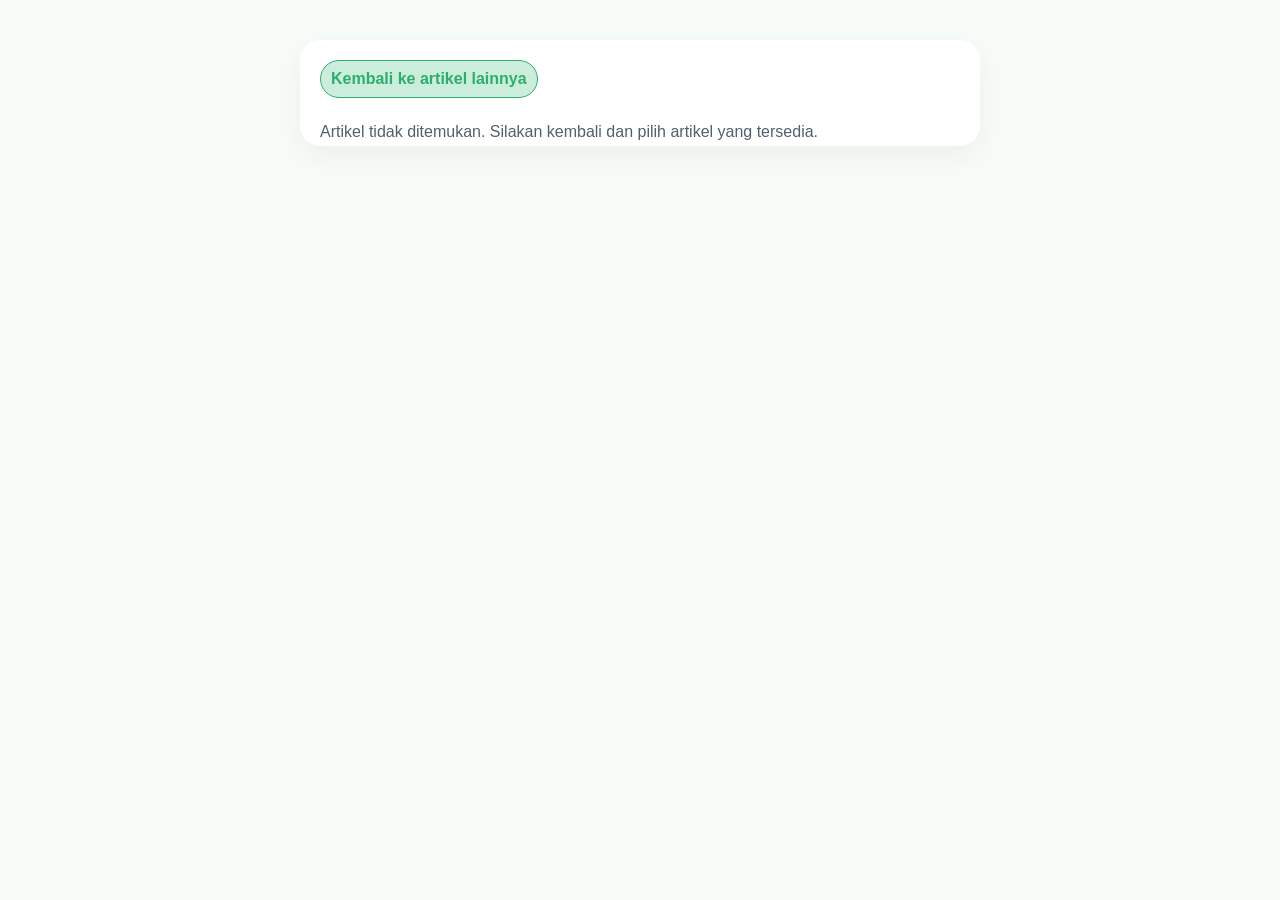
<file: detail-article.html>
<!DOCTYPE html>
<html lang="id">
<head>
    <meta charset="UTF-8">
    <meta name="viewport" content="width=device-width, initial-scale=1.0">
    <title>Detail Artikel</title>
    <link rel="stylesheet" href="style.css">
    <link rel="shortcut icon" href="assets/logo wellora.png" type="image/x-icon">
    <link rel="stylesheet" href="https://cdnjs.cloudflare.com/ajax/libs/font-awesome/6.7.2/css/all.min.css">
    <script src="script.js" defer></script>
</head>
<body>
    <main class="halaman-artikel">
        <a class="kembali" href="index.html#artikel">Kembali ke artikel lainnya</a>
        <article id="detail-artikel">
            <img id="gambar-artikel" src="" alt="">
            <div class="meta">
                <span id="kategori-artikel" class="chip"></span>
                <span id="waktu-artikel"></span>
            </div>
            <h1 id="judul-artikel"></h1>
            <div id="isi-artikel"></div>
        </article>
    </main>
</body>
</html>
</file>
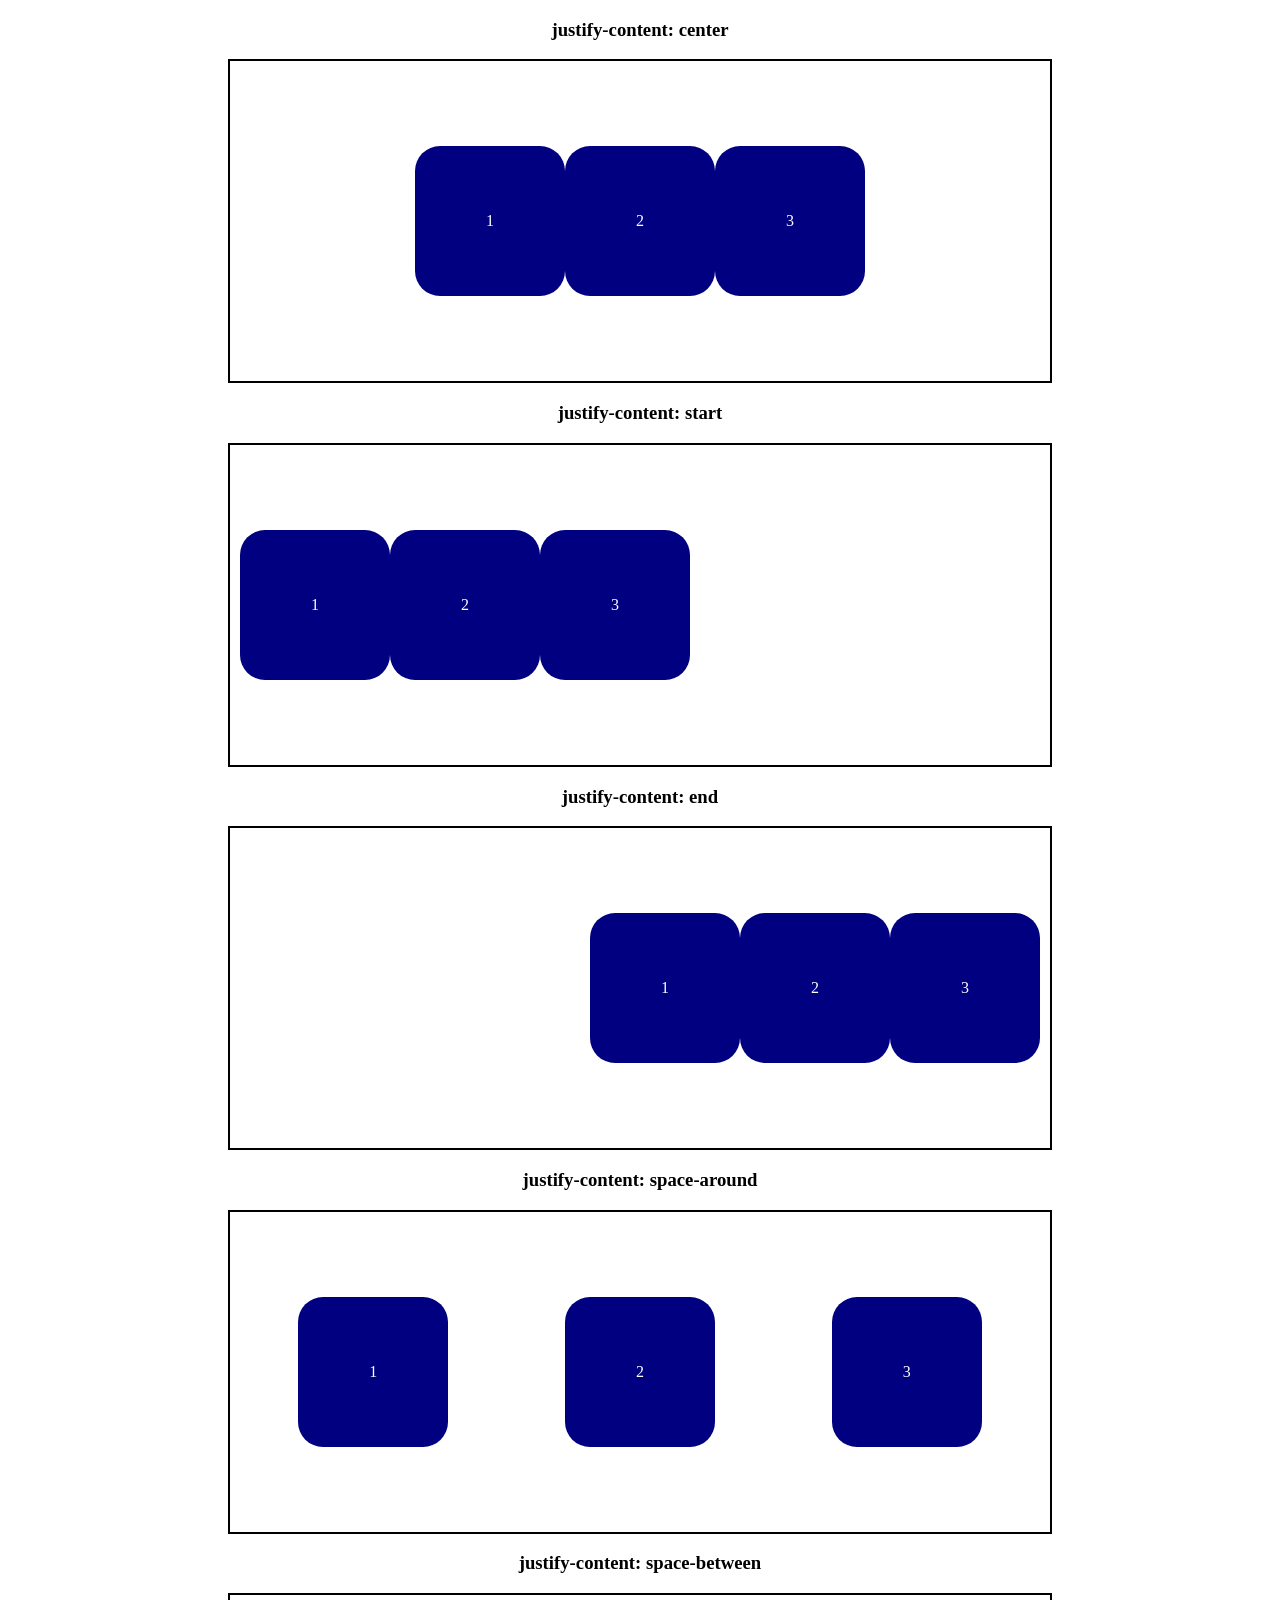
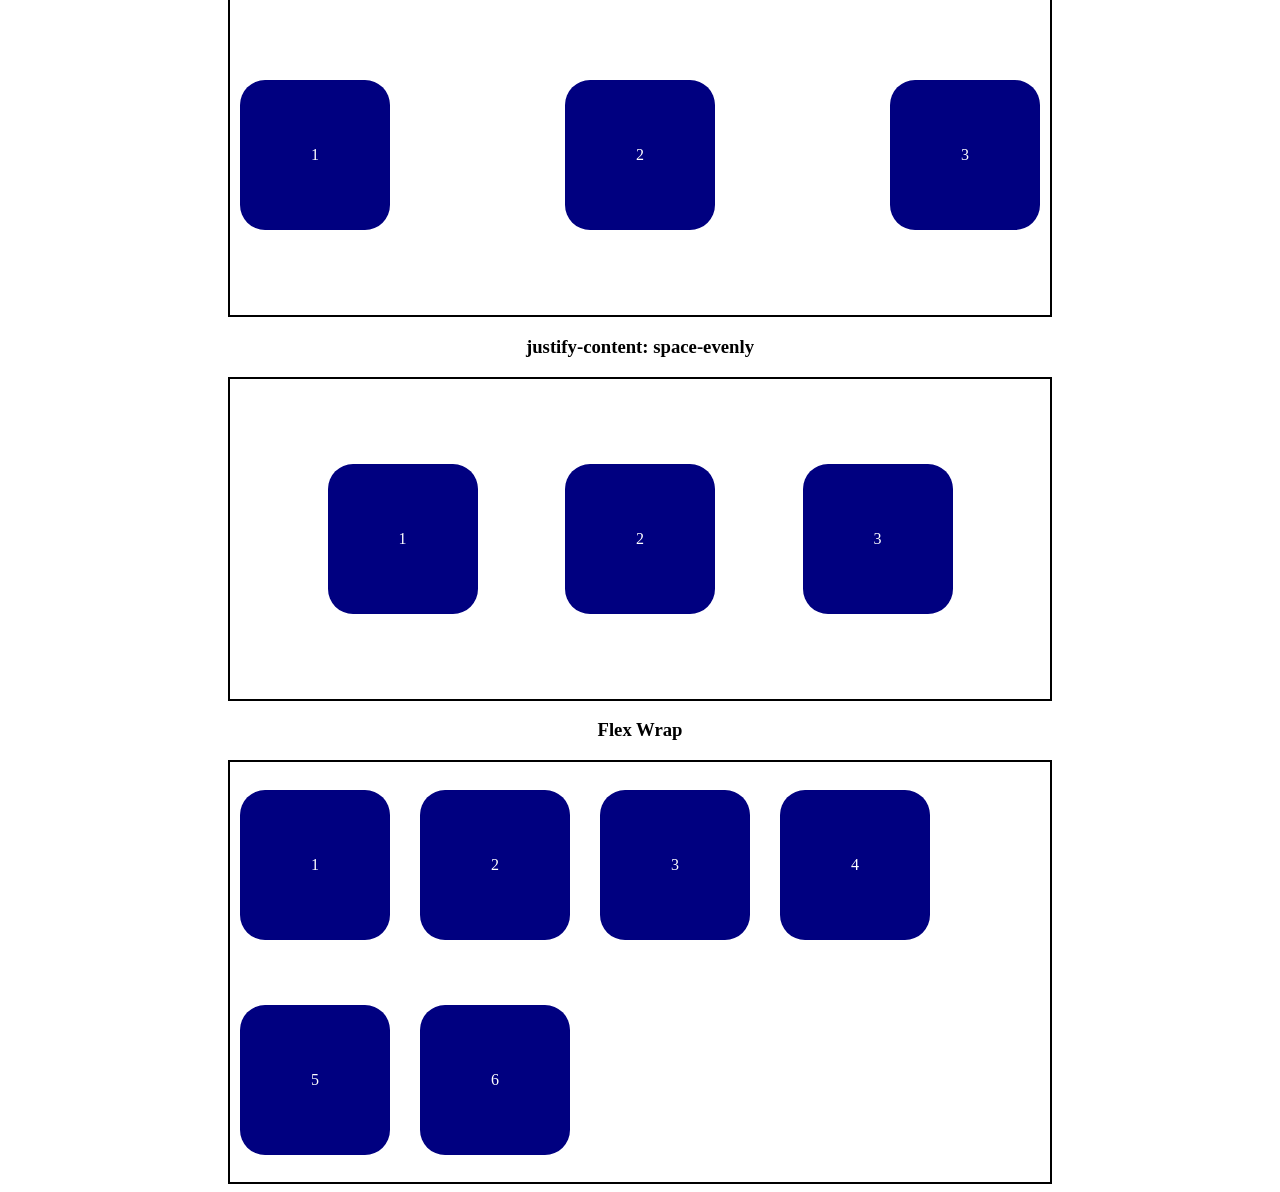
<file: latihan.html>
<!DOCTYPE html>
<html lang="en">
<head>
    <meta charset="UTF-8">
    <meta name="viewport" content="width=device-width, initial-scale=1.0">
    <title>Flex</title>
    <style>
        .container-1 {
            width: 800px;
            height: 300px;
            border: 2px solid black;
            margin: auto;
            padding: 10px;
            display: flex;
            justify-content: center;
            align-items: center;
        }
                .container-2 {
            width: 800px;
            height: 300px;
            border: 2px solid black;
            margin: auto;
            padding: 10px;
            display: flex;
            justify-content: start;
            align-items: center;
        }
                .container-3 {
            width: 800px;
            height: 300px;
            border: 2px solid black;
            margin: auto;
            padding: 10px;
            display: flex;
            justify-content: end;
            align-items: center;
        }
                        .container-4 {
            width: 800px;
            height: 300px;
            border: 2px solid black;
            margin: auto;
            padding: 10px;
            display: flex;
            justify-content: space-around;
            align-items: center;
        }
                        .container-5 {
            width: 800px;
            height: 300px;
            border: 2px solid black;
            margin: auto;
            padding: 10px;
            display: flex;
            justify-content: space-between;
            align-items: center;
        }
        .container-6 {
            width: 800px;
            height: 300px;
            border: 2px solid black;
            margin: auto;
            padding: 10px;
            display: flex;
            justify-content: space-evenly;
            align-items: center;
        }
        .container-7 {
            width: 800px;
            height: 400px;
            border: 2px solid black;
            margin: auto;
            padding: 10px;
            display: flex;
            justify-content: flex-start;
            align-items: center;
            gap: 30px;
            flex-wrap: wrap;
        }
        .item {
            background-color: navy;
            color:white;
            width: 150px;
            height: 150px;
            border-radius: 25px;
            display: flex;
            justify-content:center;
            align-items: center;
        }
        h3 {
            text-align: center;
        }
    </style>
</head>
<body>
    <h3>justify-content: center</h3>
    <div class="container-1">
        <div class="item">1</div>
        <div class="item">2</div>
        <div class="item">3</div>
    </div>
    <h3>justify-content: start</h3>
        <div class="container-2">
        <div class="item">1</div>
        <div class="item">2</div>
        <div class="item">3</div>
    </div>
    <h3>justify-content: end</h3>
        <div class="container-3">
        <div class="item">1</div>
        <div class="item">2</div>
        <div class="item">3</div>
    </div>
        <h3>justify-content: space-around</h3>
        <div class="container-4">
        <div class="item">1</div>
        <div class="item">2</div>
        <div class="item">3</div>
        </div>
            <h3>justify-content: space-between</h3>
        <div class="container-5">
        <div class="item">1</div>
        <div class="item">2</div>
        <div class="item">3</div>
        </div>
            <h3>justify-content: space-evenly</h3>
        <div class="container-6">
        <div class="item">1</div>
        <div class="item">2</div>
        <div class="item">3</div>
        </div>
<h3>Flex Wrap</h3>
        <div class="container-7">
        <div class="item">1</div>
        <div class="item">2</div>
        <div class="item">3</div>
        <div class="item">4</div>
        <div class="item">5</div>
        <div class="item">6</div>
        </div>
</body>
</html>
</file>
<file: style.css>
:root {
  --warna-text-utama : #12372A;
  --warna-button : #2EAD70;
  --warna-deskripsi : #52606D;
  --size-text-deskripsi : 16px;
  --size-judul : 36px;
}


*{
    box-sizing: border-box;
    margin: 0;
    padding: 0;
}

body {
    font-family: 'Segoe UI', Tahoma, Geneva, Verdana, sans-serif;
    background-color: #F8FCF9;
    color: #1F2933;
    line-height: 1.6;
}

header {
    width: 90%;
    max-width: 1100px;
    background-color: white;
    border-radius: 40px;
    box-shadow: 0 4px 20px rgba(18, 55, 42, 0.06);
    margin: 20px auto 30px auto;
    display: flex;
    justify-content: space-between;
    padding: 16px 32px;
}

.nav-logo {
    font-size: 22px;
    font-weight: 800;
    color: var(--warna-text-utama);
    text-decoration: none;
}

.nav-menu {
    display: flex;
    align-items: center;
    gap: 28px;
}
.nav-item {
    text-decoration: none;
    font-weight: 600;
    font-size: 15px;
    color: #1F2933;
}

.nav-item:hover, .nav-item.active{
    color: var(--warna-button);
    transition: color 0.2s ease;
}

.btn-unduh{
    background-color: var(--warna-button);
    padding: 10px 22px;
    border-radius: 25px;
    color: white;
    text-decoration: none;
    font-weight: 700;
    font-size: 14px;
    display: flex;
    align-items: center;
    box-shadow: 0 4px 12px rgba(46, 173, 112, 0.25);
}

.btn-unduh:hover{
    background-color: #248C5A;
    transform: translateY(-2px);
    transition: transform 0.2px ease;
}

.hero, .about{
    width: 90%;
    max-width: 1100px;
    margin: 0 auto;
    display: flex;
    justify-content: space-between;
    align-items: center;
    gap: 40px;
    padding-top: 30px;
    padding-bottom: 60px;
}

.text-hero {
  flex: 1;
}

.gambar{
    width: 100%;
    max-width: 500px;
    height: auto;
    flex: 1;
}

.badge-hero{
  display: inline-block;
  padding: 6px 16px;
  font-size: 13px;
  font-weight: 700;
  color: var(--warna-button);
  background: #E7F7EE;
  border: 1px solid #CBEFDB;
  border-radius: 100px;
  margin-bottom: 16px;
}

.judul-hero{
    font-size: 48px;
    font-weight: 800;
    display: flex;
    line-height: 1;
    color: var(--warna-text-utama);
}

.hero-description{
    font-size: var(--size-text-deskripsi);
    color: var(--warna-deskripsi);
    line-height: 1.65;
    margin-bottom: 30px;
    margin-top: 30px;
}

.button-hero-ios:hover{
    background-color: #248C5A;
    transform: translateY(-2px);
    transition: transform 0.2px ease;
}

.button-hero-ios{
    background-color: var(--warna-button);
    padding: 10px 22px;
    border-radius: 25px;    
    color: white;
    font-weight: 700;
    font-size: 14px;
    display: inline-flex;
    align-items: center;
    box-shadow: 0 4px 12px rgba(46, 173, 112, 0.25);
    text-decoration: none;
    gap: 8px;
}

.button-hero-android{
    border: flex;
    padding: 10px 22px;
    border-radius: 25px;
    background-color: white;
    border: 2px solid #39bd7d;
    color: #39bd7d;
    font-weight: 700;
    font-size: 14px;
    align-items: center;
    text-decoration: none;
    display: inline-flex;
    gap: 8px;
    box-shadow: 0 4px 20px rgba(18, 55, 42, 0.06);
}

.button-hero-android:hover{
    color: white;
    background-color: #248C5A;
    transform: translateY(-2px);
    transition: transform 0.2px ease;
}

.tagline {
  font-size: 14px;
  margin-bottom: 25px;
  margin-top: 15px;
  line-height: 1.6;
  color: var(--warna-deskripsi);
}

/* features secatin*/
.features {
  width: 90%;
  max-width: 1100px;
  margin: 0 auto;
  padding: 60px 0 80px;
}

.features-header {
  text-align: center;
  margin-bottom: 50px;
}

.features-title {
  font-size: var(--size-judul);
  font-weight: 800;
  color: var(--warna-text-utama);
  margin-bottom: 12px;
}

.features-subtitle {
  font-size: 16px;
  color: var(--warna-deskripsi);
  line-height: 1.6;
}

.features-grid {
  display: flex;
  flex-wrap: nowrap;
  justify-content: center;
  gap: 24px;
}

.feature-card {
  flex: 1 1 0;
  min-width: 0;
  background: white;
  border-radius: 20px;
  padding: 42px 24px;
  text-align: center;
  box-shadow: 0 4px 20px rgba(18, 55, 42, 0.06);
  border: 1px solid #E8F5ED;
  transition: all 0.3s ease;
}

.feature-card:hover {
  transform: translateY(-6px);
  box-shadow: 0 12px 32px rgba(18, 55, 42, 0.1);
  border-color: #CBEFDB;
}

.feature-icon {
  width: 76px;
  height: 76px;
  border-radius: 16px;
  background: #E7F7EE;
  display: flex;
  align-items: center;
  justify-content: center;
  margin: 0 auto 20px;
  color: var(--warna-button);
  font-size: 32px;
  transition: all 0.3s ease;
}


.feature-title {
  font-size: 22px;
  font-weight: 700;
  color: var(--warna-text-utama);
  margin-bottom: 10px;
  line-height: 1.3;
}

.feature-desc {
  font-size: var(--size-text-deskripsi);
  color: var(--warna-deskripsi);
  line-height: 1.65;
}

.fitur{
  padding: 8px 16px;
  color: #44b980;
  font-weight: bold;
  font-size: 14px;
  background-color: #e1eae6;
  border-radius: 30px;
  border: 1px solid #afddc7;
}

.solution {
  width: 90%;
  max-width: 1100px;
  margin: 0 auto;
  padding: 80px 0;
}

.solution-container {
  display: grid;
  grid-template-columns: 1fr 1fr;
  gap: 60px;
  align-items: start;
}

/* Left Column */
.solution-badge {
  display: inline-block;
  padding: 6px 16px;
  font-size: 13px;
  font-weight: 700;
  color: var(--warna-button);
  background: #E7F7EE;
  border: 1px solid #CBEFDB;
  border-radius: 100px;
  margin-bottom: 16px;
}

.solution-title {
  font-size: var(--size-judul);
  font-weight: 800;
  color: var(--warna-text-utama);
  line-height: 1.2;
  margin-bottom: 16px;
}

.solution-desc {
  font-size: var(--size-text-deskripsi);
  color: var(--warna-deskripsi);
  line-height: 1.7;
  margin-bottom: 32px;
}

.solution-benefits {
  list-style: none;
  margin-bottom: 32px;
}

.solution-benefits li {
  display: flex;
  align-items: flex-start;
  gap: 12px;
  font-size: 15px;
  color: #1F2933;
  line-height: 1.6;
  margin-bottom: 16px;
}

.solution-benefits i {
  color: var(--warna-button);
  font-size: 14px;
  width: 20px;
  height: 20px;
  display: flex;
  align-items: center;
  justify-content: center;
  flex-shrink: 0;
  margin-top: 2px;
}

.solution-btn {
  display: inline-flex;
  align-items: center;
  gap: 10px;
  padding: 14px 28px;
  font-size: 15px;
  font-weight: 700;
  color: white;
  background: var(--warna-button);
  border-radius: 100px;
  text-decoration: none;
  transition: all 0.3s ease;
  box-shadow: 0 4px 16px rgba(46, 173, 111, 0.3);
}

.solution-btn:hover {
  background: #248c5a;
  transform: translateY(-2px);
  box-shadow: 0 8px 24px rgba(46, 173, 111, 0.4);
}

/* Right Column */
.stats-grid {
  display: grid;
  grid-template-columns: 1fr 1fr;
  gap: 16px;
}

.stat-card {
  background: white;
  border-radius: 16px;
  padding: 24px;
  box-shadow: 0 4px 20px rgba(18, 55, 42, 0.06);
  border: 1px solid #E8F5ED;
  transition: all 0.3s ease;
}

.stat-card:hover {
  transform: translateY(-4px);
  box-shadow: 0 12px 32px rgba(18, 55, 42, 0.1);
  border-color: #CBEFDB;
}

.stat-icon {
  width: 44px;
  height: 44px;
  border-radius: 12px;
  background: #E7F7EE;
  display: flex;
  align-items: center;
  justify-content: center;
  color: var(--warna-button);
  font-size: 20px;
  margin-bottom: 16px;
}

.stat-label {
  font-size: 13px;
  font-weight: 600;
  color: #8A9BA8;
  text-transform: uppercase;
  letter-spacing: 0.5px;
  margin-bottom: 6px;
}

.stat-value {
  font-size: 24px;
  font-weight: 800;
  color: var(--warna-text-utama);
  line-height: 1.2;
  margin-bottom: 6px;
}

.stat-desc {
  font-size: var(--size-text-deskripsi);
  color: var(--warna-button);
  font-weight: 600;
  line-height: 1.4;
}
/* about */


.about {
  background-color: white;
  border-radius: 30px;
  box-shadow: 0 10px 30px rgba(18, 55, 42, 0.06);
  border: 1px solid #E5E9E8;
  padding: 50px 40px;
  display: flex;
  align-items: center;
  gap: 40px;
}

.about-kiri {
  flex: 1.5;
  display: flex;
  flex-direction: column;
}

.about-kanan {
  flex: 1;
  display: flex;
  flex-direction: column;
}

.about-title {
  font-size: var(--size-judul);
  color: var(--warna-text-utama);
  font-weight: 800;
  line-height: 1.25;
  margin-bottom: 16px;
}

.about-desc {
  font-size: var(--size-text-deskripsi);
  color: var(--warna-deskripsi);
  line-height: 1.6;
  margin-bottom: 25px;
}

.value-item {
  display: flex;
  gap: 16px;
  background-color: #F8FCF9;
  padding: 16px 20px;
  border-radius: 16px;
  border: 1px solid #E5E9E8;
  margin-bottom: 18px;
}

.value-icon {
  border-radius: 12px;
  font-size: 18px;
  color: var(--warna-button);
  background-color: #E7F7EE;
  width: 70px;
  height: 50px;
  display: flex;
  align-items: center;
  justify-content: center;
}

.value-title {
  font-weight: 700;
  font-size: 15px;
  color: var(--warna-text-utama);
}

.value-desc {
  font-size: var(--size-text-deskripsi);
  color: var(--warna-deskripsi);
  line-height: 1.5;
}

.box-about-kanan {
  background-color: var(--warna-text-utama);
  color: white;
  padding: 30px 20px;
  border-radius: 24px;
  box-shadow: 0 10px 25px rgba(18, 55, 42, 0.15);
  flex: 1;
  min-width: 0;
  display: flex;
  flex-direction: column;
}

.title-about-kanan {
  margin-bottom: 10px;
  font-size: 20px;
  font-weight: 800;
  color: white;
}

.about-kanan-desc {
  line-height: 1.6;
  font-size: 14px;
  color: #cbefdb;
  margin-bottom: 10px;
}

.card-about-kanan {
  display: flex;
  flex-wrap: wrap;
  gap: 16px;
}

.card-item {
  background-color: #344841;
  flex: 1 1 40%;
  min-width: 0;
  padding: 20px 15px;
  border-radius: 20px;
  display: flex;
  flex-direction: column;
  overflow-wrap: break-word;
}


.card-title{
  font-size: 20px;
  font-weight: 800;
  color:#0fe47d;
}

.card-desc{
  font-size: var(--size-text-deskripsi);
  color: #cbefdb;
  margin-top: 5px;
}

/* ==================== CONTACT SECTION ==================== */
.contact {
  width: 90%;
  max-width: 1100px;
  margin: 0 auto;
  padding: 25px 0 55px;
}

.contact-header {
  text-align: center;
  margin-bottom: 40px;
}

.contact-badge i {
  margin-right: 5px;
}

.contact-title {
  color: var(--warna-text-utama);
  font-size: 36px;
  font-weight: 800;
  margin-bottom: 12px;
  line-height: 1.3;
}

.contact-desc {
  color: #52606d;
  font-size: 16px;
  line-height: 1.7;
  max-width: 600px;
  margin: 0 auto;
}

.contact-container {
  display: flex;
  gap: 30px;
  align-items: flex-start;
}

/* Info Kontak - Kolom Kiri */
.contact-info {
  width: 40%;
  display: flex;
  flex-direction: column;
  gap: 15px;
}

.info-card {
  display: flex;
  align-items: center;
  gap: 15px;
  padding: 20px;
  background-color: white;
  border-radius: 15px;
  box-shadow: 0 4px 15px rgba(18, 55, 42, 0.05);
  border: 1px solid #e8f5ed;
}

.info-icon {
  width: 45px;
  height: 45px;
  background-color: #e7f7ee;
  border-radius: 10px;
  display: flex;
  align-items: center;
  justify-content: center;
  color: var(--warna-button);
  font-size: 18px;
  flex-shrink: 0;
}

.info-text {
  flex: 1;
}

.info-label {
  color: #829188;
  font-size: 14px;
  margin-bottom: 3px;
}

.info-value {
  color: var(--warna-text-utama);
  font-size: 16px;
  font-weight: 700;
}

/* Form Kontak - Kolom Kanan */
.contact-form {
  width: 60%;
  padding: 30px;
  background-color: white;
  border-radius: 20px;
  box-shadow: 0 4px 20px rgba(18, 55, 42, 0.06);
  border: 1px solid #e8f5ed;
}

.form-title {
  color: var(--warna-text-utama);
  font-size: 24px;
  font-weight: 800;
  margin-bottom: 8px;
}

.form-desc {
  color: #829188;
  font-size: 15px;
  margin-bottom: 25px;
}

.form-row {
  display: flex;
  gap: 15px;
  margin-bottom: 15px;
}

.form-group {
  flex: 1;
  margin-bottom: 15px;
}

.form-group label {
  display: block;
  color: var(--warna-text-utama);
  font-size: 15px;
  font-weight: 700;
  margin-bottom: 6px;
}

.form-group input,
.form-group textarea {
  width: 100%;
  padding: 12px 15px;
  border: 1px solid #e5e9e8;
  border-radius: 10px;
  font-size: 15px;
  font-family: "Segoe UI", Tahoma, Geneva, Verdana, sans-serif;
  background-color: #f8fcf9;
  outline: none;
}

.form-group input:focus,
.form-group textarea:focus {
  border-color: var(--warna-button);
}

.form-group textarea {
  resize: vertical;
}

.btn-kirim {
  width: 100%;
  padding: 14px;
  background-color: var(--warna-button);
  color: white;
  border: none;
  border-radius: 25px;
  font-size: 16px;
  font-weight: 700;
  cursor: pointer;
  box-shadow: 0 4px 12px rgba(46, 173, 112, 0.2);
  transition: background-color 0.2s ease, transform 0.2s ease;
}

.btn-kirim i {
  margin-left: 8px;
}

.btn-kirim:hover {
  background-color: #248c5a;
  transform: translateY(-2px);
}

/* ==================== FOOTER ==================== */
.footer {
  background-color: var(--warna-text-utama);
  color: white;
  text-align: center;
  padding: 50px 40px 30px;
}

.footer-logo {
  font-size: 26px;
  font-weight: 800;
  margin-bottom: 15px;
}

.footer-logo i {
  color: var(--warna-button);
  margin-right: 8px;
}

.footer-tagline {
  color: #cbeddb;
  font-size: 14px;
  max-width: 500px;
  margin: 0 auto 30px;
  line-height: 1.7;
}

.footer-nav {
  display: flex;
  justify-content: center;
  gap: 30px;
  flex-wrap: wrap;
  margin-bottom: 30px;
}

.footer-nav a {
  color: white;
  text-decoration: none;
  font-size: 13px;
  font-weight: 600;
  transition: color 0.2s ease;
}

.footer-nav a:hover {
  color: var(--warna-button);
}

.footer-bottom {
  border-top: 1px solid #294b3e;
  padding-top: 20px;
}

.footer-bottom p {
  color: #8fa89a;
  font-size: 12px;
}

/* ===== Section Artikel ===== */
.section-artikel {
  background: #f1f8f3;
  max-width: 1100px;
  margin: 24px auto;
  padding: 48px 32px 56px;
  color: #13392a;
  font-family: "Segoe UI", sans-serif;
  border-radius: 28px;
}
.section-artikel * {
  box-sizing: border-box;
}

/* Judul bagian atas */
.section-artikel .head {
  text-align: center;
  max-width: 620px;
  margin: 0 auto 48px;
}
.section-artikel .eyebrow {
  font-size: 14px;
  color: var(--warna-text-utama);
  display: inline-flex;
  align-items: center;
  gap: 8px;
  font-weight: 700;
}
.section-artikel .eyebrow i {
  color: var(--warna-text-utama);
}
.section-artikel .head h2 {
  font-size: var(--size-judul);
  margin: auto;
  font-weight: 700;
}
.section-artikel .head p {
  color: var(--warna-deskripsi);
  font-size: 14px;
  line-height: 1.2;
  margin: 0;
}

/* 3 kartu berjajar */
.section-artikel .grid {
  display: block;
  width: 100%;
}

.section-artikel .daftar-kartu {
  display: grid;
  grid-template-columns: repeat(3, minmax(0, 1fr));
  gap: 28px;
  width: 100%;
}

/* Kartu */
.section-artikel .card {
  background: #ffffff;
  border-radius: 24px;
  overflow: hidden;
  color: inherit;
  text-decoration: none;
  box-shadow: 0 6px 24px rgba(19, 57, 42, 0.08);
  display: flex;
  flex-direction: column;
  transition: transform 0.2s ease, box-shadow 0.4s ease;
}
.section-artikel .card img {
  width: 100%;
  height: 150px;
  object-fit: cover;
  background: #cfe9da;
  transition: transform 0.3s ease;
}

.section-artikel .card img:hover {
  transform: scale(1.06);
}

.section-artikel .body {
  padding: 20px 22px 24px;
  display: flex;
  flex-direction: column;
  flex: 1;
}

.section-artikel .card:hover {
  transform: translateY(-4px);                          /* naik 8px */
  box-shadow: 0 16px 36px rgba(19, 57, 42, 0.16);       /* bayangan makin tegas */
}

/* Kategori + waktu baca */
.section-artikel .meta {
  display: flex;
  justify-content: space-between;
  align-items: center;
  font-size: 12px;
  color: #5b6b63;
}
.section-artikel .chip,
.section-artikel .chip-kategori {
  color: var(--warna-button);
  background: #f1faf5;
  border: 1px solid #cfe9da;
  border-radius: 999px;
  padding: 4px 12px;
  font-weight: 600;
}

.section-artikel .card h3 {
  font-size: 17px;
  line-height: 1.4;
  margin: 18px 0 10px;
  font-weight: 700;
}
.section-artikel .card p {
  font-size: 13px;
  line-height: 1.7;
  color: var(--warna-deskripsi);
  margin: 0 0 18px;
  flex: 1;
}

/* Link Baca Selengkapnya */
.section-artikel .more {
  color: var(--warna-button);
  font-weight: 700;
  font-size: 14px;
  text-decoration: none;
}

/* ===== Halaman Artikel ===== */
.halaman-artikel {
  max-width: 680px;
  margin: 40px auto;
  padding: 0 20px;
  color: #13392a;
  font-family: "Segoe UI", sans-serif;
  background-color: white;
  border-radius: 20px;
  box-shadow: 0 10px 30px rgba(18, 55, 42, 0.06);
}
.halaman-artikel * {
  box-sizing: border-box;
}
.halaman-artikel .kembali {
  display: inline-block;
  margin-bottom: 20px;
  margin-top: 20px;
  color: var(--warna-button);
  font-weight: 700;
  text-decoration: none;
  background-color: #cbeddb;
  border-radius: 20px;
  padding: 5px 10px;
  border: 1px solid var(--warna-button);
}
.halaman-artikel .kembali:hover {
  text-decoration: underline;
  transform: translateY(-2px);
  transition: transform 0.2px ease;
}
.halaman-artikel img {
  width: 100%;
  height: 280px;
  object-fit: cover;
  border-radius: 22px;
  margin-bottom: 20px;
  background: #cfe9da;
}
.halaman-artikel .meta {
  display: flex;
  justify-content: space-between;
  align-items: center;
  font-size: 13px;
  color: #5b6b63;
}
.halaman-artikel .chip {
  color: var(--warna-button);
  background: #f1faf5;
  border: 1px solid #cfe9da;
  border-radius: 999px;
  padding: 4px 12px;
  font-weight: 600;
}
.halaman-artikel h1 {
  font-size: 30px;
  line-height: 1.3;
  margin: 18px 0;
  color: var(--warna-text-utama);
}
.halaman-artikel h2 {
  font-size: 20px;
  margin: 28px 0 10px;
  color: var(--warna-text-utama);
}
.halaman-artikel p {
  font-size: 16px;
  line-height: 1.8;
  color: var(--warna-deskripsi);
  margin: 0 0 14px;

}
.halaman-artikel ul {
  padding-left: 22px;
  color: var(--warna-deskripsi);
  line-height: 1.8;
}

html {
  scroll-behavior: smooth;
}

section {
  scroll-margin-top: 30px;
}

.btn-back-to-top {
  /* posisi fixed untuk membuat button stay pada layar dan tidak berpindah pada
  saat halaman web bergulir/berpindah */
  position: fixed;
  bottom: 30px;
  right: 30px;
  width: 48px;
  height: 48px;
  background-color: var(--warna-button);
  color: #ffffff;
  border: none;
  border-radius: 50%;
  align-items: center;
  justify-content: center;
  font-size: 18px;
  cursor: pointer;
  box-shadow: 0 6px 18px rgba(46, 173, 112, 0.4);
  z-index: 999;
  /* z-index mengatur tumpukan/layer jika value tinggi maka posisi jadi paling atas */
  transition: all 0.2s ease;
  display: none;
}

.btn-back-to-top:hover {
  background-color: var(--warna-text-utama);
  transform: translateY(-3px);
}

.share-bar {
  display: flex;
  justify-content: space-between;
  align-items: center;
  margin-top: 24px;
  padding: 24px 0 32px;
  border-top: 1px solid #eef3f0;
}

.share-label {
  display: flex;
  align-items: center;
  gap: 10px;
  font-weight: 700;
  font-size: 14px;
  color: #14432f;
}

.share-label i { color: #2fa36b;
}

.share-buttons { display: flex; gap: 10px; 
}

.share-btn {
  width: 36px;
  height: 36px;
  border-radius: 50%;
  display: flex;
  align-items: center;
  justify-content: center;
  background: #f1f8f4;
  border: 1px solid #e3efe8;
  color: #14432f;
  text-decoration: none;
  transition: 0.2s;
}

.share-btn:hover { background: #2fa36b; color: #fff;
}

/* Artikel terkait */
.related {
  max-width: 832px;
  margin: 70px auto 40px;
}

/* kalkulator BMI */

.bmi {
  width: 90%;
  max-width: 1100px;
  margin: 40px auto;
  padding: 32px;
  background: #fff;
  border-radius: 24px;
  box-shadow: 0 8px 30px rgba(18, 55, 42, 0.08);
  font-family: sans-serif;
}

.bmi h2 {
  margin: 0 0 6px;
  font-size: calc(var(--size-judul) * 0.67); /* sekitar 24px */
  color: var(--warna-text-utama);
}

.bmi .sub {
  margin: 0 0 24px;
  font-size: 14px;
  color: var(--warna-deskripsi);
}

.bmi .field {
  margin-bottom: 16px;
}

.bmi label {
  display: block;
  margin-bottom: 8px;
  font-size: 14px;
  font-weight: 700;
  color: var(--warna-text-utama);
}

.bmi input {
  width: 100%;
  box-sizing: border-box;
  padding: 14px 16px;
  background: #f4faf6;
  border: 1px solid #e2ece6;
  border-radius: 14px;
  font-size: var(--size-text-deskripsi);
  color: var(--warna-text-utama);
  outline: none;
  transition: border-color 0.2s, box-shadow 0.2s;
}

.bmi input:focus {
  border-color: var(--warna-button);
  box-shadow: 0 0 0 3px rgba(46, 173, 112, 0.15);
}

.bmi button {
  width: 100%;
  margin-top: 8px;
  padding: 16px;
  background: var(--warna-button);
  color: #fff;
  font-size: var(--size-text-deskripsi);
  font-weight: 700;
  border: 0;
  border-radius: 999px;
  box-shadow: 0 6px 16px rgba(46, 173, 112, 0.3);
  cursor: pointer;
  transition: filter 0.2s, transform 0.1s;
}

.bmi button:hover {
  filter: brightness(0.92);
}

.bmi button:active {
  transform: scale(0.98);
}

.bmi #hasil {
  margin: 20px 0 0;
  padding: 14px;
  text-align: center;
  font-weight: 700;
  color: var(--warna-text-utama);
  background: #f4faf6;
  border-radius: 14px;
}

.bmi #hasil:empty {
  display: none;
}
</file>
